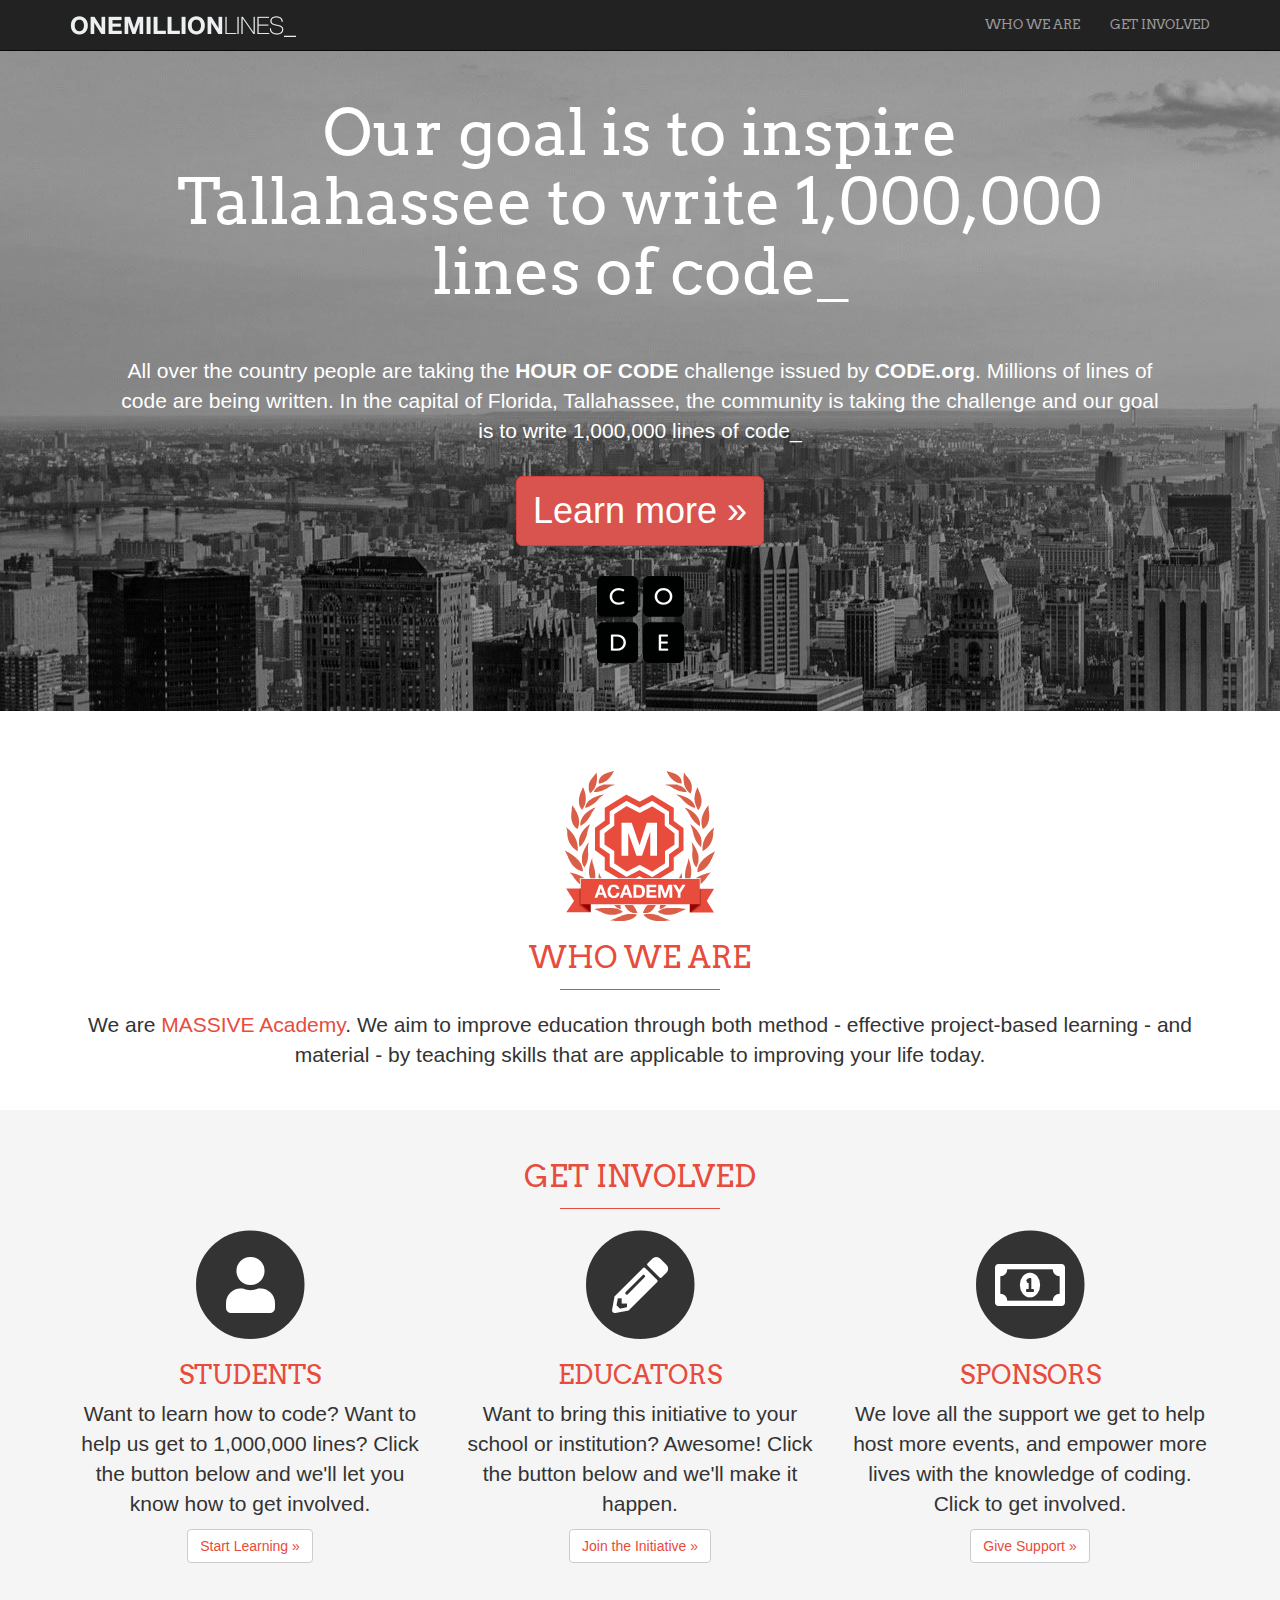
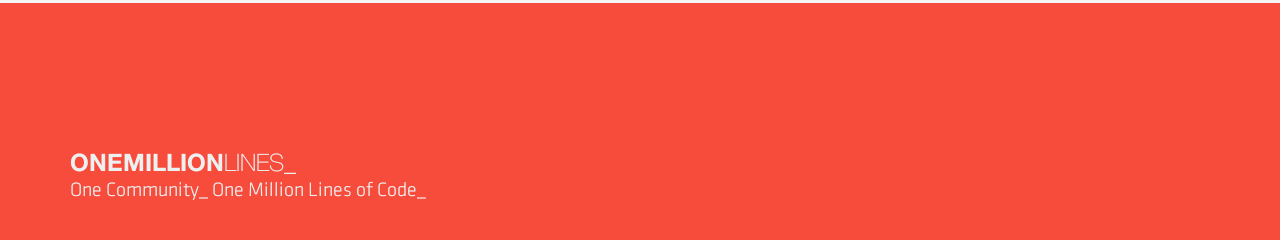
<file: index.html>
<!DOCTYPE html>
<html lang="en">
  <head>
    <meta charset="utf-8">
    <meta http-equiv="X-UA-Compatible" content="IE=edge">
    <meta name="viewport" content="width=device-width, initial-scale=1">
    <meta name="description" content="">
    <meta name="author" content="">
    <link rel="shortcut icon" href="">

    <title>My First Website</title>

    <!-- This is Our Google Arvo Font and font-Awesome-->
    <link href="https://fonts.googleapis.com/css?family=Arvo" rel="stylesheet">
    <link href="fonts/fontawesome/css/all.css" rel="stylesheet">

    <!-- Bootstrap core CSS -->
    <link href="css/bootstrap.min.css" rel="stylesheet">

      <!-- Custom styles for this template -->
    <link href="css/custom.css" rel="stylesheet">

    <!-- Just for debugging purposes. Don't actually copy this line! -->
    <!--[if lt IE 9]><script src="../../assets/js/ie8-responsive-file-warning.js"></script><![endif]-->

    <!-- HTML5 shim and Respond.js IE8 support of HTML5 elements and media queries -->
    <!--[if lt IE 9]>
      <script src="https://oss.maxcdn.com/libs/html5shiv/3.7.0/html5shiv.js"></script>
      <script src="https://oss.maxcdn.com/libs/respond.js/1.4.2/respond.min.js"></script>
    <![endif]-->
  </head>

  <body data-spy="scroll" data-target=".navbar-collapse" data-offset="200">

    <div class="navbar navbar-inverse navbar-fixed-top" role="navigation">
      <div class="container">
        <div class="navbar-header">
          <button type="button" class="navbar-toggle" data-toggle="collapse" data-target=".navbar-collapse">
            <span class="sr-only">Toggle navigation</span>
            <span class="icon-bar"></span>
            <span class="icon-bar"></span>
            <span class="icon-bar"></span>
          </button>
          <a class="navbar-brand" href="#jumbotron"><img src="images/top_logo.png" alt="One Million Lines" title="One Milliong Lines"></a>
        </div>
        <div class="collapse navbar-collapse">
          <ul class="nav navbar-nav navbar-right">
            <li><a href="#who">WHO WE ARE</a></li>
            <li><a href="#get-involved">GET INVOLVED</a></li>
          </ul>
        </div><!--/.nav-collapse -->
      </div>
    </div>

    <!-- Main jumbotron for a primary marketing message or call to action -->
    <div id="jumbotron" class="jumbotron">
      <div class="container">
        <h1>Our goal is to inspire <br>Tallahassee to write 1,000,000<br> lines of code_</h1>
        <p>All over the country people are taking the <strong>HOUR OF CODE</strong> challenge issued by <strong>CODE.org</strong>. Millions of lines of code are being written. In the capital of Florida, Tallahassee, the community is taking the challenge and our goal is to write 1,000,000 lines of code_</p>
        <p><a class="btn btn-danger btn-lg" role="button">Learn more &raquo;</a></p>
        <img src="images/code.png" title="Code.org logo" alt="Code.org">
      </div>
    </div>

    <div id="who">
      <div class="container homepage">
        <img src="images/academy_brand_med.png" alt="MASSIVE Academy" title="MASSIVE Academy">
        <h2>Who We Are</h2>
        <hr>
        <p>We are <a href="http://www.massiveacademy.us" target="_blank">MASSIVE Academy</a>. We aim to improve education through both method - effective project-based learning - and material - by teaching skills that are applicable to improving your life today.</p>
      </div>
     </div> 

    <div id="get-involved">
      <div class="container homepage">
      <h2>Get Involved</h2>
      <hr>
        <div class="row">
          <div class="col-md-4">
            <span class="fa-stack fa-4x">
             <i class="fas fa-circle fa-stack-2x"></i>
             <i class="fas fa-user fa-stack-1x fa-inverse"></i>
            </span>
            <h3>Students</h3>
            <p>Want to learn how to code? Want to help us get to 1,000,000 lines? Click the button below and we'll let you know how to get involved. </p>
            <p><a class="btn btn-default" href="grid/grid.html" target="blank" role="button">Start Learning &raquo;</a></p>
          </div>
          <div class="col-md-4">
            <span class="fa-stack fa-4x">
             <i class="fas fa-circle fa-stack-2x"></i>
             <i class="fas fa-pencil-alt fa-stack-1x fa-inverse"></i>
            </span>
            <h3>Educators</h3>
            <p>Want to bring this initiative to your school or institution? Awesome! Click the button below and we'll make it happen. </p>
            <p><a class="btn btn-default" href="#" role="button">Join the Initiative &raquo;</a></p>
         </div>
          <div class="col-md-4">
            <span class="fa-stack fa-4x">
             <i class="fas fa-circle fa-stack-2x"></i>
             <i class="far fa-money-bill-alt fa-stack-1x fa-inverse"></i>
            </span>
            <h3>Sponsors</h3>
            <p>We love all the support we get to help host more events, and empower more lives with the knowledge of coding. Click to get involved.</p>
            <p><a class="btn btn-default" href="#" role="button">Give Support &raquo;</a></p>
          </div>
        </div>
      </div> <!-- /container -->
    </div>

    <footer>
     <div class="container">
      <p><img src="images/one_million_bottom_brand.png"></p>
    </div>
    </footer>
    


    <!-- Bootstrap core JavaScript
    ================================================== -->
    <!-- Placed at the end of the document so the pages load faster -->
    <script src="https://ajax.googleapis.com/ajax/libs/jquery/1.11.0/jquery.min.js"></script>
    <script src="js/bootstrap.min.js"></script>
    <script src="js/smoothscroll.js"></script>
  </body>
</html>
</file>
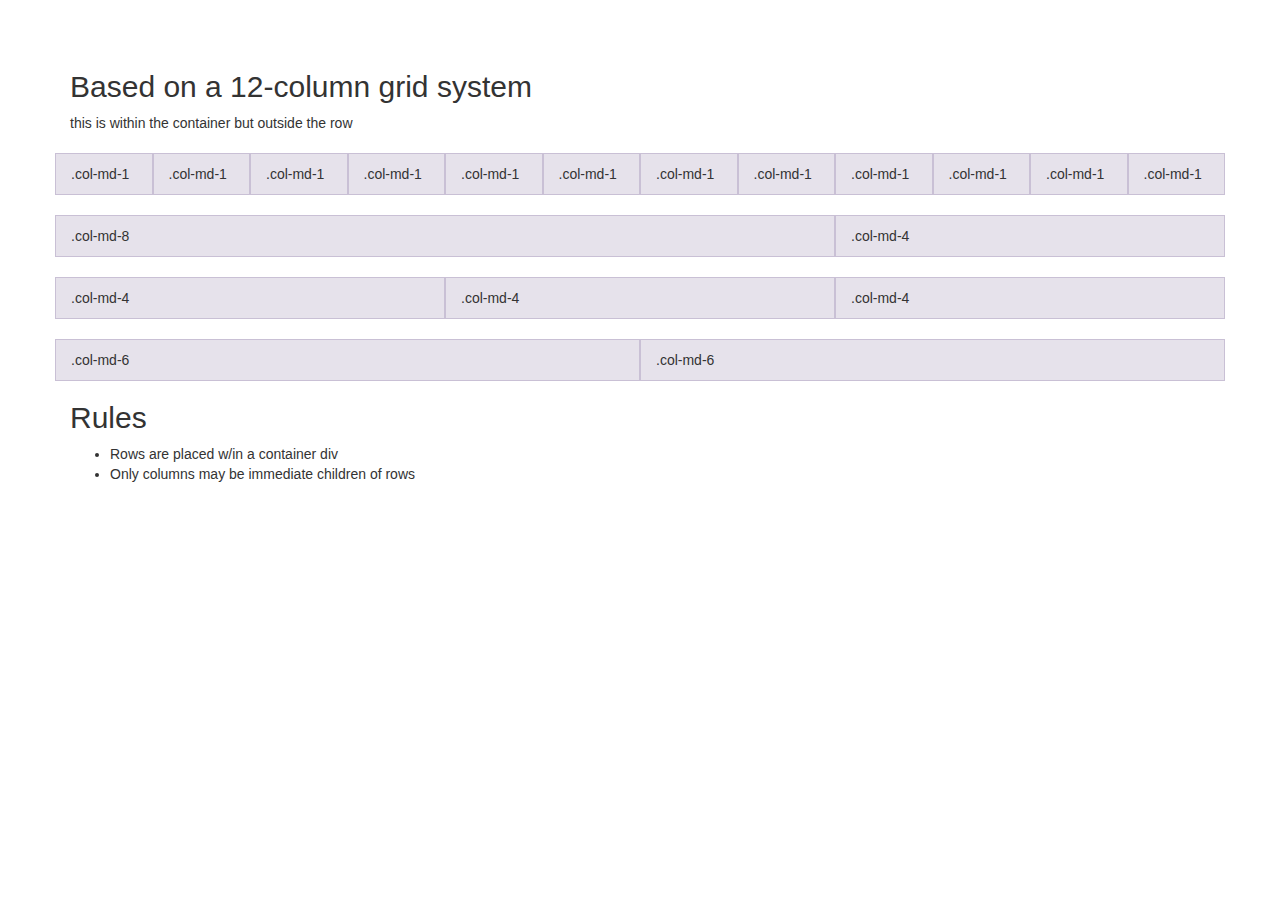
<file: grid/grid.html>
<!DOCTYPE html>
<html lang="en">
  <head>
    <meta charset="utf-8">
    <meta http-equiv="X-UA-Compatible" content="IE=edge">
    <meta name="viewport" content="width=device-width, initial-scale=1">
    <meta name="description" content="">
    <meta name="author" content="">
    <link rel="shortcut icon" href="../../assets/ico/favicon.ico">

    <title>Jumbotron Template for Bootstrap</title>

    <!-- This is our Google Arvo font -->
    <link href='http://fonts.googleapis.com/css?family=Arvo' rel='stylesheet' type='text/css'>

    <!-- Bootstrap core CSS -->
    <link href="../css/bootstrap.min.css" rel="stylesheet">

    <!-- Custom styles for this template -->
    <link href="../css/custom.css" rel="stylesheet">

    <style>

    .row {
      margin-top: 20px; 
    }

    .row [class^=col-] {
      padding-top: 10px;
      padding-bottom: 10px;
      background-color: #eee;
      background-color: rgba(86,61,124,.15);
      border: 1px solid #ddd;
      border: 1px solid rgba(86,61,124,.2);
    }

    </style> 

    <!-- Just for debugging purposes. Don't actually copy this line! -->
    <!--[if lt IE 9]><script src="../../assets/js/ie8-responsive-file-warning.js"></script><![endif]-->

    <!-- HTML5 shim and Respond.js IE8 support of HTML5 elements and media queries -->
    <!--[if lt IE 9]>
      <script src="https://oss.maxcdn.com/libs/html5shiv/3.7.0/html5shiv.js"></script>
      <script src="https://oss.maxcdn.com/libs/respond.js/1.4.2/respond.min.js"></script>
    <![endif]-->
  </head>

  <body>

    <div class="container">
      <h2>Based on a 12-column grid system</h2>
      <p>this is within the container but outside the row</p>
      <div class="row">
        <div class="col-md-1">.col-md-1</div>
        <div class="col-md-1">.col-md-1</div>
        <div class="col-md-1">.col-md-1</div>
        <div class="col-md-1">.col-md-1</div>
        <div class="col-md-1">.col-md-1</div>
        <div class="col-md-1">.col-md-1</div>
        <div class="col-md-1">.col-md-1</div>
        <div class="col-md-1">.col-md-1</div>
        <div class="col-md-1">.col-md-1</div>
        <div class="col-md-1">.col-md-1</div>
        <div class="col-md-1">.col-md-1</div>
        <div class="col-md-1">.col-md-1</div>
      </div>
      <div class="row">
        <div class="col-md-8">.col-md-8</div>
        <div class="col-md-4">.col-md-4</div>
      </div>
      <div class="row">
        <div class="col-md-4">.col-md-4</div>
        <div class="col-md-4">.col-md-4</div>
        <div class="col-md-4">.col-md-4</div>
      </div>
      <div class="row">
        <div class="col-md-6">.col-md-6</div>
        <div class="col-md-6">.col-md-6</div>
      </div>
      <h2>Rules</h2>
      <ul>
        <li>Rows are placed w/in a container div</li>
        <li>Only columns may be immediate children of rows</li>
      </ul> 
    </div>

  </body>
</html>
</file>
<file: fonts/fontawesome/css/all.css>
.fa,
.fas,
.far,
.fal,
.fab {
  -moz-osx-font-smoothing: grayscale;
  -webkit-font-smoothing: antialiased;
  display: inline-block;
  font-style: normal;
  font-variant: normal;
  text-rendering: auto;
  line-height: 1; }

.fa-lg {
  font-size: 1.33333em;
  line-height: 0.75em;
  vertical-align: -.0667em; }

.fa-xs {
  font-size: .75em; }

.fa-sm {
  font-size: .875em; }

.fa-1x {
  font-size: 1em; }

.fa-2x {
  font-size: 2em; }

.fa-3x {
  font-size: 3em; }

.fa-4x {
  font-size: 4em; }

.fa-5x {
  font-size: 5em; }

.fa-6x {
  font-size: 6em; }

.fa-7x {
  font-size: 7em; }

.fa-8x {
  font-size: 8em; }

.fa-9x {
  font-size: 9em; }

.fa-10x {
  font-size: 10em; }

.fa-fw {
  text-align: center;
  width: 1.25em; }

.fa-ul {
  list-style-type: none;
  margin-left: 2.5em;
  padding-left: 0; }
  .fa-ul > li {
    position: relative; }

.fa-li {
  left: -2em;
  position: absolute;
  text-align: center;
  width: 2em;
  line-height: inherit; }

.fa-border {
  border: solid 0.08em #eee;
  border-radius: .1em;
  padding: .2em .25em .15em; }

.fa-pull-left {
  float: left; }

.fa-pull-right {
  float: right; }

.fa.fa-pull-left,
.fas.fa-pull-left,
.far.fa-pull-left,
.fal.fa-pull-left,
.fab.fa-pull-left {
  margin-right: .3em; }

.fa.fa-pull-right,
.fas.fa-pull-right,
.far.fa-pull-right,
.fal.fa-pull-right,
.fab.fa-pull-right {
  margin-left: .3em; }

.fa-spin {
  -webkit-animation: fa-spin 2s infinite linear;
          animation: fa-spin 2s infinite linear; }

.fa-pulse {
  -webkit-animation: fa-spin 1s infinite steps(8);
          animation: fa-spin 1s infinite steps(8); }

@-webkit-keyframes fa-spin {
  0% {
    -webkit-transform: rotate(0deg);
            transform: rotate(0deg); }
  100% {
    -webkit-transform: rotate(360deg);
            transform: rotate(360deg); } }

@keyframes fa-spin {
  0% {
    -webkit-transform: rotate(0deg);
            transform: rotate(0deg); }
  100% {
    -webkit-transform: rotate(360deg);
            transform: rotate(360deg); } }

.fa-rotate-90 {
  -ms-filter: "progid:DXImageTransform.Microsoft.BasicImage(rotation=1)";
  -webkit-transform: rotate(90deg);
          transform: rotate(90deg); }

.fa-rotate-180 {
  -ms-filter: "progid:DXImageTransform.Microsoft.BasicImage(rotation=2)";
  -webkit-transform: rotate(180deg);
          transform: rotate(180deg); }

.fa-rotate-270 {
  -ms-filter: "progid:DXImageTransform.Microsoft.BasicImage(rotation=3)";
  -webkit-transform: rotate(270deg);
          transform: rotate(270deg); }

.fa-flip-horizontal {
  -ms-filter: "progid:DXImageTransform.Microsoft.BasicImage(rotation=0, mirror=1)";
  -webkit-transform: scale(-1, 1);
          transform: scale(-1, 1); }

.fa-flip-vertical {
  -ms-filter: "progid:DXImageTransform.Microsoft.BasicImage(rotation=2, mirror=1)";
  -webkit-transform: scale(1, -1);
          transform: scale(1, -1); }

.fa-flip-both, .fa-flip-horizontal.fa-flip-vertical {
  -ms-filter: "progid:DXImageTransform.Microsoft.BasicImage(rotation=2, mirror=1)";
  -webkit-transform: scale(-1, -1);
          transform: scale(-1, -1); }

:root .fa-rotate-90,
:root .fa-rotate-180,
:root .fa-rotate-270,
:root .fa-flip-horizontal,
:root .fa-flip-vertical,
:root .fa-flip-both {
  -webkit-filter: none;
          filter: none; }

.fa-stack {
  display: inline-block;
  height: 2em;
  line-height: 2em;
  position: relative;
  vertical-align: middle;
  width: 2.5em; }

.fa-stack-1x,
.fa-stack-2x {
  left: 0;
  position: absolute;
  text-align: center;
  width: 100%; }

.fa-stack-1x {
  line-height: inherit; }

.fa-stack-2x {
  font-size: 2em; }

.fa-inverse {
  color: #fff; }

/* Font Awesome uses the Unicode Private Use Area (PUA) to ensure screen
readers do not read off random characters that represent icons */
.fa-500px:before {
  content: "\f26e"; }

.fa-accessible-icon:before {
  content: "\f368"; }

.fa-accusoft:before {
  content: "\f369"; }

.fa-acquisitions-incorporated:before {
  content: "\f6af"; }

.fa-ad:before {
  content: "\f641"; }

.fa-address-book:before {
  content: "\f2b9"; }

.fa-address-card:before {
  content: "\f2bb"; }

.fa-adjust:before {
  content: "\f042"; }

.fa-adn:before {
  content: "\f170"; }

.fa-adobe:before {
  content: "\f778"; }

.fa-adversal:before {
  content: "\f36a"; }

.fa-affiliatetheme:before {
  content: "\f36b"; }

.fa-air-freshener:before {
  content: "\f5d0"; }

.fa-algolia:before {
  content: "\f36c"; }

.fa-align-center:before {
  content: "\f037"; }

.fa-align-justify:before {
  content: "\f039"; }

.fa-align-left:before {
  content: "\f036"; }

.fa-align-right:before {
  content: "\f038"; }

.fa-alipay:before {
  content: "\f642"; }

.fa-allergies:before {
  content: "\f461"; }

.fa-amazon:before {
  content: "\f270"; }

.fa-amazon-pay:before {
  content: "\f42c"; }

.fa-ambulance:before {
  content: "\f0f9"; }

.fa-american-sign-language-interpreting:before {
  content: "\f2a3"; }

.fa-amilia:before {
  content: "\f36d"; }

.fa-anchor:before {
  content: "\f13d"; }

.fa-android:before {
  content: "\f17b"; }

.fa-angellist:before {
  content: "\f209"; }

.fa-angle-double-down:before {
  content: "\f103"; }

.fa-angle-double-left:before {
  content: "\f100"; }

.fa-angle-double-right:before {
  content: "\f101"; }

.fa-angle-double-up:before {
  content: "\f102"; }

.fa-angle-down:before {
  content: "\f107"; }

.fa-angle-left:before {
  content: "\f104"; }

.fa-angle-right:before {
  content: "\f105"; }

.fa-angle-up:before {
  content: "\f106"; }

.fa-angry:before {
  content: "\f556"; }

.fa-angrycreative:before {
  content: "\f36e"; }

.fa-angular:before {
  content: "\f420"; }

.fa-ankh:before {
  content: "\f644"; }

.fa-app-store:before {
  content: "\f36f"; }

.fa-app-store-ios:before {
  content: "\f370"; }

.fa-apper:before {
  content: "\f371"; }

.fa-apple:before {
  content: "\f179"; }

.fa-apple-alt:before {
  content: "\f5d1"; }

.fa-apple-pay:before {
  content: "\f415"; }

.fa-archive:before {
  content: "\f187"; }

.fa-archway:before {
  content: "\f557"; }

.fa-arrow-alt-circle-down:before {
  content: "\f358"; }

.fa-arrow-alt-circle-left:before {
  content: "\f359"; }

.fa-arrow-alt-circle-right:before {
  content: "\f35a"; }

.fa-arrow-alt-circle-up:before {
  content: "\f35b"; }

.fa-arrow-circle-down:before {
  content: "\f0ab"; }

.fa-arrow-circle-left:before {
  content: "\f0a8"; }

.fa-arrow-circle-right:before {
  content: "\f0a9"; }

.fa-arrow-circle-up:before {
  content: "\f0aa"; }

.fa-arrow-down:before {
  content: "\f063"; }

.fa-arrow-left:before {
  content: "\f060"; }

.fa-arrow-right:before {
  content: "\f061"; }

.fa-arrow-up:before {
  content: "\f062"; }

.fa-arrows-alt:before {
  content: "\f0b2"; }

.fa-arrows-alt-h:before {
  content: "\f337"; }

.fa-arrows-alt-v:before {
  content: "\f338"; }

.fa-artstation:before {
  content: "\f77a"; }

.fa-assistive-listening-systems:before {
  content: "\f2a2"; }

.fa-asterisk:before {
  content: "\f069"; }

.fa-asymmetrik:before {
  content: "\f372"; }

.fa-at:before {
  content: "\f1fa"; }

.fa-atlas:before {
  content: "\f558"; }

.fa-atlassian:before {
  content: "\f77b"; }

.fa-atom:before {
  content: "\f5d2"; }

.fa-audible:before {
  content: "\f373"; }

.fa-audio-description:before {
  content: "\f29e"; }

.fa-autoprefixer:before {
  content: "\f41c"; }

.fa-avianex:before {
  content: "\f374"; }

.fa-aviato:before {
  content: "\f421"; }

.fa-award:before {
  content: "\f559"; }

.fa-aws:before {
  content: "\f375"; }

.fa-baby:before {
  content: "\f77c"; }

.fa-baby-carriage:before {
  content: "\f77d"; }

.fa-backspace:before {
  content: "\f55a"; }

.fa-backward:before {
  content: "\f04a"; }

.fa-bacon:before {
  content: "\f7e5"; }

.fa-balance-scale:before {
  content: "\f24e"; }

.fa-ban:before {
  content: "\f05e"; }

.fa-band-aid:before {
  content: "\f462"; }

.fa-bandcamp:before {
  content: "\f2d5"; }

.fa-barcode:before {
  content: "\f02a"; }

.fa-bars:before {
  content: "\f0c9"; }

.fa-baseball-ball:before {
  content: "\f433"; }

.fa-basketball-ball:before {
  content: "\f434"; }

.fa-bath:before {
  content: "\f2cd"; }

.fa-battery-empty:before {
  content: "\f244"; }

.fa-battery-full:before {
  content: "\f240"; }

.fa-battery-half:before {
  content: "\f242"; }

.fa-battery-quarter:before {
  content: "\f243"; }

.fa-battery-three-quarters:before {
  content: "\f241"; }

.fa-bed:before {
  content: "\f236"; }

.fa-beer:before {
  content: "\f0fc"; }

.fa-behance:before {
  content: "\f1b4"; }

.fa-behance-square:before {
  content: "\f1b5"; }

.fa-bell:before {
  content: "\f0f3"; }

.fa-bell-slash:before {
  content: "\f1f6"; }

.fa-bezier-curve:before {
  content: "\f55b"; }

.fa-bible:before {
  content: "\f647"; }

.fa-bicycle:before {
  content: "\f206"; }

.fa-bimobject:before {
  content: "\f378"; }

.fa-binoculars:before {
  content: "\f1e5"; }

.fa-biohazard:before {
  content: "\f780"; }

.fa-birthday-cake:before {
  content: "\f1fd"; }

.fa-bitbucket:before {
  content: "\f171"; }

.fa-bitcoin:before {
  content: "\f379"; }

.fa-bity:before {
  content: "\f37a"; }

.fa-black-tie:before {
  content: "\f27e"; }

.fa-blackberry:before {
  content: "\f37b"; }

.fa-blender:before {
  content: "\f517"; }

.fa-blender-phone:before {
  content: "\f6b6"; }

.fa-blind:before {
  content: "\f29d"; }

.fa-blog:before {
  content: "\f781"; }

.fa-blogger:before {
  content: "\f37c"; }

.fa-blogger-b:before {
  content: "\f37d"; }

.fa-bluetooth:before {
  content: "\f293"; }

.fa-bluetooth-b:before {
  content: "\f294"; }

.fa-bold:before {
  content: "\f032"; }

.fa-bolt:before {
  content: "\f0e7"; }

.fa-bomb:before {
  content: "\f1e2"; }

.fa-bone:before {
  content: "\f5d7"; }

.fa-bong:before {
  content: "\f55c"; }

.fa-book:before {
  content: "\f02d"; }

.fa-book-dead:before {
  content: "\f6b7"; }

.fa-book-medical:before {
  content: "\f7e6"; }

.fa-book-open:before {
  content: "\f518"; }

.fa-book-reader:before {
  content: "\f5da"; }

.fa-bookmark:before {
  content: "\f02e"; }

.fa-bowling-ball:before {
  content: "\f436"; }

.fa-box:before {
  content: "\f466"; }

.fa-box-open:before {
  content: "\f49e"; }

.fa-boxes:before {
  content: "\f468"; }

.fa-braille:before {
  content: "\f2a1"; }

.fa-brain:before {
  content: "\f5dc"; }

.fa-bread-slice:before {
  content: "\f7ec"; }

.fa-briefcase:before {
  content: "\f0b1"; }

.fa-briefcase-medical:before {
  content: "\f469"; }

.fa-broadcast-tower:before {
  content: "\f519"; }

.fa-broom:before {
  content: "\f51a"; }

.fa-brush:before {
  content: "\f55d"; }

.fa-btc:before {
  content: "\f15a"; }

.fa-bug:before {
  content: "\f188"; }

.fa-building:before {
  content: "\f1ad"; }

.fa-bullhorn:before {
  content: "\f0a1"; }

.fa-bullseye:before {
  content: "\f140"; }

.fa-burn:before {
  content: "\f46a"; }

.fa-buromobelexperte:before {
  content: "\f37f"; }

.fa-bus:before {
  content: "\f207"; }

.fa-bus-alt:before {
  content: "\f55e"; }

.fa-business-time:before {
  content: "\f64a"; }

.fa-buysellads:before {
  content: "\f20d"; }

.fa-calculator:before {
  content: "\f1ec"; }

.fa-calendar:before {
  content: "\f133"; }

.fa-calendar-alt:before {
  content: "\f073"; }

.fa-calendar-check:before {
  content: "\f274"; }

.fa-calendar-day:before {
  content: "\f783"; }

.fa-calendar-minus:before {
  content: "\f272"; }

.fa-calendar-plus:before {
  content: "\f271"; }

.fa-calendar-times:before {
  content: "\f273"; }

.fa-calendar-week:before {
  content: "\f784"; }

.fa-camera:before {
  content: "\f030"; }

.fa-camera-retro:before {
  content: "\f083"; }

.fa-campground:before {
  content: "\f6bb"; }

.fa-canadian-maple-leaf:before {
  content: "\f785"; }

.fa-candy-cane:before {
  content: "\f786"; }

.fa-cannabis:before {
  content: "\f55f"; }

.fa-capsules:before {
  content: "\f46b"; }

.fa-car:before {
  content: "\f1b9"; }

.fa-car-alt:before {
  content: "\f5de"; }

.fa-car-battery:before {
  content: "\f5df"; }

.fa-car-crash:before {
  content: "\f5e1"; }

.fa-car-side:before {
  content: "\f5e4"; }

.fa-caret-down:before {
  content: "\f0d7"; }

.fa-caret-left:before {
  content: "\f0d9"; }

.fa-caret-right:before {
  content: "\f0da"; }

.fa-caret-square-down:before {
  content: "\f150"; }

.fa-caret-square-left:before {
  content: "\f191"; }

.fa-caret-square-right:before {
  content: "\f152"; }

.fa-caret-square-up:before {
  content: "\f151"; }

.fa-caret-up:before {
  content: "\f0d8"; }

.fa-carrot:before {
  content: "\f787"; }

.fa-cart-arrow-down:before {
  content: "\f218"; }

.fa-cart-plus:before {
  content: "\f217"; }

.fa-cash-register:before {
  content: "\f788"; }

.fa-cat:before {
  content: "\f6be"; }

.fa-cc-amazon-pay:before {
  content: "\f42d"; }

.fa-cc-amex:before {
  content: "\f1f3"; }

.fa-cc-apple-pay:before {
  content: "\f416"; }

.fa-cc-diners-club:before {
  content: "\f24c"; }

.fa-cc-discover:before {
  content: "\f1f2"; }

.fa-cc-jcb:before {
  content: "\f24b"; }

.fa-cc-mastercard:before {
  content: "\f1f1"; }

.fa-cc-paypal:before {
  content: "\f1f4"; }

.fa-cc-stripe:before {
  content: "\f1f5"; }

.fa-cc-visa:before {
  content: "\f1f0"; }

.fa-centercode:before {
  content: "\f380"; }

.fa-centos:before {
  content: "\f789"; }

.fa-certificate:before {
  content: "\f0a3"; }

.fa-chair:before {
  content: "\f6c0"; }

.fa-chalkboard:before {
  content: "\f51b"; }

.fa-chalkboard-teacher:before {
  content: "\f51c"; }

.fa-charging-station:before {
  content: "\f5e7"; }

.fa-chart-area:before {
  content: "\f1fe"; }

.fa-chart-bar:before {
  content: "\f080"; }

.fa-chart-line:before {
  content: "\f201"; }

.fa-chart-pie:before {
  content: "\f200"; }

.fa-check:before {
  content: "\f00c"; }

.fa-check-circle:before {
  content: "\f058"; }

.fa-check-double:before {
  content: "\f560"; }

.fa-check-square:before {
  content: "\f14a"; }

.fa-cheese:before {
  content: "\f7ef"; }

.fa-chess:before {
  content: "\f439"; }

.fa-chess-bishop:before {
  content: "\f43a"; }

.fa-chess-board:before {
  content: "\f43c"; }

.fa-chess-king:before {
  content: "\f43f"; }

.fa-chess-knight:before {
  content: "\f441"; }

.fa-chess-pawn:before {
  content: "\f443"; }

.fa-chess-queen:before {
  content: "\f445"; }

.fa-chess-rook:before {
  content: "\f447"; }

.fa-chevron-circle-down:before {
  content: "\f13a"; }

.fa-chevron-circle-left:before {
  content: "\f137"; }

.fa-chevron-circle-right:before {
  content: "\f138"; }

.fa-chevron-circle-up:before {
  content: "\f139"; }

.fa-chevron-down:before {
  content: "\f078"; }

.fa-chevron-left:before {
  content: "\f053"; }

.fa-chevron-right:before {
  content: "\f054"; }

.fa-chevron-up:before {
  content: "\f077"; }

.fa-child:before {
  content: "\f1ae"; }

.fa-chrome:before {
  content: "\f268"; }

.fa-church:before {
  content: "\f51d"; }

.fa-circle:before {
  content: "\f111"; }

.fa-circle-notch:before {
  content: "\f1ce"; }

.fa-city:before {
  content: "\f64f"; }

.fa-clinic-medical:before {
  content: "\f7f2"; }

.fa-clipboard:before {
  content: "\f328"; }

.fa-clipboard-check:before {
  content: "\f46c"; }

.fa-clipboard-list:before {
  content: "\f46d"; }

.fa-clock:before {
  content: "\f017"; }

.fa-clone:before {
  content: "\f24d"; }

.fa-closed-captioning:before {
  content: "\f20a"; }

.fa-cloud:before {
  content: "\f0c2"; }

.fa-cloud-download-alt:before {
  content: "\f381"; }

.fa-cloud-meatball:before {
  content: "\f73b"; }

.fa-cloud-moon:before {
  content: "\f6c3"; }

.fa-cloud-moon-rain:before {
  content: "\f73c"; }

.fa-cloud-rain:before {
  content: "\f73d"; }

.fa-cloud-showers-heavy:before {
  content: "\f740"; }

.fa-cloud-sun:before {
  content: "\f6c4"; }

.fa-cloud-sun-rain:before {
  content: "\f743"; }

.fa-cloud-upload-alt:before {
  content: "\f382"; }

.fa-cloudscale:before {
  content: "\f383"; }

.fa-cloudsmith:before {
  content: "\f384"; }

.fa-cloudversify:before {
  content: "\f385"; }

.fa-cocktail:before {
  content: "\f561"; }

.fa-code:before {
  content: "\f121"; }

.fa-code-branch:before {
  content: "\f126"; }

.fa-codepen:before {
  content: "\f1cb"; }

.fa-codiepie:before {
  content: "\f284"; }

.fa-coffee:before {
  content: "\f0f4"; }

.fa-cog:before {
  content: "\f013"; }

.fa-cogs:before {
  content: "\f085"; }

.fa-coins:before {
  content: "\f51e"; }

.fa-columns:before {
  content: "\f0db"; }

.fa-comment:before {
  content: "\f075"; }

.fa-comment-alt:before {
  content: "\f27a"; }

.fa-comment-dollar:before {
  content: "\f651"; }

.fa-comment-dots:before {
  content: "\f4ad"; }

.fa-comment-medical:before {
  content: "\f7f5"; }

.fa-comment-slash:before {
  content: "\f4b3"; }

.fa-comments:before {
  content: "\f086"; }

.fa-comments-dollar:before {
  content: "\f653"; }

.fa-compact-disc:before {
  content: "\f51f"; }

.fa-compass:before {
  content: "\f14e"; }

.fa-compress:before {
  content: "\f066"; }

.fa-compress-arrows-alt:before {
  content: "\f78c"; }

.fa-concierge-bell:before {
  content: "\f562"; }

.fa-confluence:before {
  content: "\f78d"; }

.fa-connectdevelop:before {
  content: "\f20e"; }

.fa-contao:before {
  content: "\f26d"; }

.fa-cookie:before {
  content: "\f563"; }

.fa-cookie-bite:before {
  content: "\f564"; }

.fa-copy:before {
  content: "\f0c5"; }

.fa-copyright:before {
  content: "\f1f9"; }

.fa-couch:before {
  content: "\f4b8"; }

.fa-cpanel:before {
  content: "\f388"; }

.fa-creative-commons:before {
  content: "\f25e"; }

.fa-creative-commons-by:before {
  content: "\f4e7"; }

.fa-creative-commons-nc:before {
  content: "\f4e8"; }

.fa-creative-commons-nc-eu:before {
  content: "\f4e9"; }

.fa-creative-commons-nc-jp:before {
  content: "\f4ea"; }

.fa-creative-commons-nd:before {
  content: "\f4eb"; }

.fa-creative-commons-pd:before {
  content: "\f4ec"; }

.fa-creative-commons-pd-alt:before {
  content: "\f4ed"; }

.fa-creative-commons-remix:before {
  content: "\f4ee"; }

.fa-creative-commons-sa:before {
  content: "\f4ef"; }

.fa-creative-commons-sampling:before {
  content: "\f4f0"; }

.fa-creative-commons-sampling-plus:before {
  content: "\f4f1"; }

.fa-creative-commons-share:before {
  content: "\f4f2"; }

.fa-creative-commons-zero:before {
  content: "\f4f3"; }

.fa-credit-card:before {
  content: "\f09d"; }

.fa-critical-role:before {
  content: "\f6c9"; }

.fa-crop:before {
  content: "\f125"; }

.fa-crop-alt:before {
  content: "\f565"; }

.fa-cross:before {
  content: "\f654"; }

.fa-crosshairs:before {
  content: "\f05b"; }

.fa-crow:before {
  content: "\f520"; }

.fa-crown:before {
  content: "\f521"; }

.fa-crutch:before {
  content: "\f7f7"; }

.fa-css3:before {
  content: "\f13c"; }

.fa-css3-alt:before {
  content: "\f38b"; }

.fa-cube:before {
  content: "\f1b2"; }

.fa-cubes:before {
  content: "\f1b3"; }

.fa-cut:before {
  content: "\f0c4"; }

.fa-cuttlefish:before {
  content: "\f38c"; }

.fa-d-and-d:before {
  content: "\f38d"; }

.fa-d-and-d-beyond:before {
  content: "\f6ca"; }

.fa-dashcube:before {
  content: "\f210"; }

.fa-database:before {
  content: "\f1c0"; }

.fa-deaf:before {
  content: "\f2a4"; }

.fa-delicious:before {
  content: "\f1a5"; }

.fa-democrat:before {
  content: "\f747"; }

.fa-deploydog:before {
  content: "\f38e"; }

.fa-deskpro:before {
  content: "\f38f"; }

.fa-desktop:before {
  content: "\f108"; }

.fa-dev:before {
  content: "\f6cc"; }

.fa-deviantart:before {
  content: "\f1bd"; }

.fa-dharmachakra:before {
  content: "\f655"; }

.fa-dhl:before {
  content: "\f790"; }

.fa-diagnoses:before {
  content: "\f470"; }

.fa-diaspora:before {
  content: "\f791"; }

.fa-dice:before {
  content: "\f522"; }

.fa-dice-d20:before {
  content: "\f6cf"; }

.fa-dice-d6:before {
  content: "\f6d1"; }

.fa-dice-five:before {
  content: "\f523"; }

.fa-dice-four:before {
  content: "\f524"; }

.fa-dice-one:before {
  content: "\f525"; }

.fa-dice-six:before {
  content: "\f526"; }

.fa-dice-three:before {
  content: "\f527"; }

.fa-dice-two:before {
  content: "\f528"; }

.fa-digg:before {
  content: "\f1a6"; }

.fa-digital-ocean:before {
  content: "\f391"; }

.fa-digital-tachograph:before {
  content: "\f566"; }

.fa-directions:before {
  content: "\f5eb"; }

.fa-discord:before {
  content: "\f392"; }

.fa-discourse:before {
  content: "\f393"; }

.fa-divide:before {
  content: "\f529"; }

.fa-dizzy:before {
  content: "\f567"; }

.fa-dna:before {
  content: "\f471"; }

.fa-dochub:before {
  content: "\f394"; }

.fa-docker:before {
  content: "\f395"; }

.fa-dog:before {
  content: "\f6d3"; }

.fa-dollar-sign:before {
  content: "\f155"; }

.fa-dolly:before {
  content: "\f472"; }

.fa-dolly-flatbed:before {
  content: "\f474"; }

.fa-donate:before {
  content: "\f4b9"; }

.fa-door-closed:before {
  content: "\f52a"; }

.fa-door-open:before {
  content: "\f52b"; }

.fa-dot-circle:before {
  content: "\f192"; }

.fa-dove:before {
  content: "\f4ba"; }

.fa-download:before {
  content: "\f019"; }

.fa-draft2digital:before {
  content: "\f396"; }

.fa-drafting-compass:before {
  content: "\f568"; }

.fa-dragon:before {
  content: "\f6d5"; }

.fa-draw-polygon:before {
  content: "\f5ee"; }

.fa-dribbble:before {
  content: "\f17d"; }

.fa-dribbble-square:before {
  content: "\f397"; }

.fa-dropbox:before {
  content: "\f16b"; }

.fa-drum:before {
  content: "\f569"; }

.fa-drum-steelpan:before {
  content: "\f56a"; }

.fa-drumstick-bite:before {
  content: "\f6d7"; }

.fa-drupal:before {
  content: "\f1a9"; }

.fa-dumbbell:before {
  content: "\f44b"; }

.fa-dumpster:before {
  content: "\f793"; }

.fa-dumpster-fire:before {
  content: "\f794"; }

.fa-dungeon:before {
  content: "\f6d9"; }

.fa-dyalog:before {
  content: "\f399"; }

.fa-earlybirds:before {
  content: "\f39a"; }

.fa-ebay:before {
  content: "\f4f4"; }

.fa-edge:before {
  content: "\f282"; }

.fa-edit:before {
  content: "\f044"; }

.fa-egg:before {
  content: "\f7fb"; }

.fa-eject:before {
  content: "\f052"; }

.fa-elementor:before {
  content: "\f430"; }

.fa-ellipsis-h:before {
  content: "\f141"; }

.fa-ellipsis-v:before {
  content: "\f142"; }

.fa-ello:before {
  content: "\f5f1"; }

.fa-ember:before {
  content: "\f423"; }

.fa-empire:before {
  content: "\f1d1"; }

.fa-envelope:before {
  content: "\f0e0"; }

.fa-envelope-open:before {
  content: "\f2b6"; }

.fa-envelope-open-text:before {
  content: "\f658"; }

.fa-envelope-square:before {
  content: "\f199"; }

.fa-envira:before {
  content: "\f299"; }

.fa-equals:before {
  content: "\f52c"; }

.fa-eraser:before {
  content: "\f12d"; }

.fa-erlang:before {
  content: "\f39d"; }

.fa-ethereum:before {
  content: "\f42e"; }

.fa-ethernet:before {
  content: "\f796"; }

.fa-etsy:before {
  content: "\f2d7"; }

.fa-euro-sign:before {
  content: "\f153"; }

.fa-exchange-alt:before {
  content: "\f362"; }

.fa-exclamation:before {
  content: "\f12a"; }

.fa-exclamation-circle:before {
  content: "\f06a"; }

.fa-exclamation-triangle:before {
  content: "\f071"; }

.fa-expand:before {
  content: "\f065"; }

.fa-expand-arrows-alt:before {
  content: "\f31e"; }

.fa-expeditedssl:before {
  content: "\f23e"; }

.fa-external-link-alt:before {
  content: "\f35d"; }

.fa-external-link-square-alt:before {
  content: "\f360"; }

.fa-eye:before {
  content: "\f06e"; }

.fa-eye-dropper:before {
  content: "\f1fb"; }

.fa-eye-slash:before {
  content: "\f070"; }

.fa-facebook:before {
  content: "\f09a"; }

.fa-facebook-f:before {
  content: "\f39e"; }

.fa-facebook-messenger:before {
  content: "\f39f"; }

.fa-facebook-square:before {
  content: "\f082"; }

.fa-fantasy-flight-games:before {
  content: "\f6dc"; }

.fa-fast-backward:before {
  content: "\f049"; }

.fa-fast-forward:before {
  content: "\f050"; }

.fa-fax:before {
  content: "\f1ac"; }

.fa-feather:before {
  content: "\f52d"; }

.fa-feather-alt:before {
  content: "\f56b"; }

.fa-fedex:before {
  content: "\f797"; }

.fa-fedora:before {
  content: "\f798"; }

.fa-female:before {
  content: "\f182"; }

.fa-fighter-jet:before {
  content: "\f0fb"; }

.fa-figma:before {
  content: "\f799"; }

.fa-file:before {
  content: "\f15b"; }

.fa-file-alt:before {
  content: "\f15c"; }

.fa-file-archive:before {
  content: "\f1c6"; }

.fa-file-audio:before {
  content: "\f1c7"; }

.fa-file-code:before {
  content: "\f1c9"; }

.fa-file-contract:before {
  content: "\f56c"; }

.fa-file-csv:before {
  content: "\f6dd"; }

.fa-file-download:before {
  content: "\f56d"; }

.fa-file-excel:before {
  content: "\f1c3"; }

.fa-file-export:before {
  content: "\f56e"; }

.fa-file-image:before {
  content: "\f1c5"; }

.fa-file-import:before {
  content: "\f56f"; }

.fa-file-invoice:before {
  content: "\f570"; }

.fa-file-invoice-dollar:before {
  content: "\f571"; }

.fa-file-medical:before {
  content: "\f477"; }

.fa-file-medical-alt:before {
  content: "\f478"; }

.fa-file-pdf:before {
  content: "\f1c1"; }

.fa-file-powerpoint:before {
  content: "\f1c4"; }

.fa-file-prescription:before {
  content: "\f572"; }

.fa-file-signature:before {
  content: "\f573"; }

.fa-file-upload:before {
  content: "\f574"; }

.fa-file-video:before {
  content: "\f1c8"; }

.fa-file-word:before {
  content: "\f1c2"; }

.fa-fill:before {
  content: "\f575"; }

.fa-fill-drip:before {
  content: "\f576"; }

.fa-film:before {
  content: "\f008"; }

.fa-filter:before {
  content: "\f0b0"; }

.fa-fingerprint:before {
  content: "\f577"; }

.fa-fire:before {
  content: "\f06d"; }

.fa-fire-alt:before {
  content: "\f7e4"; }

.fa-fire-extinguisher:before {
  content: "\f134"; }

.fa-firefox:before {
  content: "\f269"; }

.fa-first-aid:before {
  content: "\f479"; }

.fa-first-order:before {
  content: "\f2b0"; }

.fa-first-order-alt:before {
  content: "\f50a"; }

.fa-firstdraft:before {
  content: "\f3a1"; }

.fa-fish:before {
  content: "\f578"; }

.fa-fist-raised:before {
  content: "\f6de"; }

.fa-flag:before {
  content: "\f024"; }

.fa-flag-checkered:before {
  content: "\f11e"; }

.fa-flag-usa:before {
  content: "\f74d"; }

.fa-flask:before {
  content: "\f0c3"; }

.fa-flickr:before {
  content: "\f16e"; }

.fa-flipboard:before {
  content: "\f44d"; }

.fa-flushed:before {
  content: "\f579"; }

.fa-fly:before {
  content: "\f417"; }

.fa-folder:before {
  content: "\f07b"; }

.fa-folder-minus:before {
  content: "\f65d"; }

.fa-folder-open:before {
  content: "\f07c"; }

.fa-folder-plus:before {
  content: "\f65e"; }

.fa-font:before {
  content: "\f031"; }

.fa-font-awesome:before {
  content: "\f2b4"; }

.fa-font-awesome-alt:before {
  content: "\f35c"; }

.fa-font-awesome-flag:before {
  content: "\f425"; }

.fa-font-awesome-logo-full:before {
  content: "\f4e6"; }

.fa-fonticons:before {
  content: "\f280"; }

.fa-fonticons-fi:before {
  content: "\f3a2"; }

.fa-football-ball:before {
  content: "\f44e"; }

.fa-fort-awesome:before {
  content: "\f286"; }

.fa-fort-awesome-alt:before {
  content: "\f3a3"; }

.fa-forumbee:before {
  content: "\f211"; }

.fa-forward:before {
  content: "\f04e"; }

.fa-foursquare:before {
  content: "\f180"; }

.fa-free-code-camp:before {
  content: "\f2c5"; }

.fa-freebsd:before {
  content: "\f3a4"; }

.fa-frog:before {
  content: "\f52e"; }

.fa-frown:before {
  content: "\f119"; }

.fa-frown-open:before {
  content: "\f57a"; }

.fa-fulcrum:before {
  content: "\f50b"; }

.fa-funnel-dollar:before {
  content: "\f662"; }

.fa-futbol:before {
  content: "\f1e3"; }

.fa-galactic-republic:before {
  content: "\f50c"; }

.fa-galactic-senate:before {
  content: "\f50d"; }

.fa-gamepad:before {
  content: "\f11b"; }

.fa-gas-pump:before {
  content: "\f52f"; }

.fa-gavel:before {
  content: "\f0e3"; }

.fa-gem:before {
  content: "\f3a5"; }

.fa-genderless:before {
  content: "\f22d"; }

.fa-get-pocket:before {
  content: "\f265"; }

.fa-gg:before {
  content: "\f260"; }

.fa-gg-circle:before {
  content: "\f261"; }

.fa-ghost:before {
  content: "\f6e2"; }

.fa-gift:before {
  content: "\f06b"; }

.fa-gifts:before {
  content: "\f79c"; }

.fa-git:before {
  content: "\f1d3"; }

.fa-git-square:before {
  content: "\f1d2"; }

.fa-github:before {
  content: "\f09b"; }

.fa-github-alt:before {
  content: "\f113"; }

.fa-github-square:before {
  content: "\f092"; }

.fa-gitkraken:before {
  content: "\f3a6"; }

.fa-gitlab:before {
  content: "\f296"; }

.fa-gitter:before {
  content: "\f426"; }

.fa-glass-cheers:before {
  content: "\f79f"; }

.fa-glass-martini:before {
  content: "\f000"; }

.fa-glass-martini-alt:before {
  content: "\f57b"; }

.fa-glass-whiskey:before {
  content: "\f7a0"; }

.fa-glasses:before {
  content: "\f530"; }

.fa-glide:before {
  content: "\f2a5"; }

.fa-glide-g:before {
  content: "\f2a6"; }

.fa-globe:before {
  content: "\f0ac"; }

.fa-globe-africa:before {
  content: "\f57c"; }

.fa-globe-americas:before {
  content: "\f57d"; }

.fa-globe-asia:before {
  content: "\f57e"; }

.fa-globe-europe:before {
  content: "\f7a2"; }

.fa-gofore:before {
  content: "\f3a7"; }

.fa-golf-ball:before {
  content: "\f450"; }

.fa-goodreads:before {
  content: "\f3a8"; }

.fa-goodreads-g:before {
  content: "\f3a9"; }

.fa-google:before {
  content: "\f1a0"; }

.fa-google-drive:before {
  content: "\f3aa"; }

.fa-google-play:before {
  content: "\f3ab"; }

.fa-google-plus:before {
  content: "\f2b3"; }

.fa-google-plus-g:before {
  content: "\f0d5"; }

.fa-google-plus-square:before {
  content: "\f0d4"; }

.fa-google-wallet:before {
  content: "\f1ee"; }

.fa-gopuram:before {
  content: "\f664"; }

.fa-graduation-cap:before {
  content: "\f19d"; }

.fa-gratipay:before {
  content: "\f184"; }

.fa-grav:before {
  content: "\f2d6"; }

.fa-greater-than:before {
  content: "\f531"; }

.fa-greater-than-equal:before {
  content: "\f532"; }

.fa-grimace:before {
  content: "\f57f"; }

.fa-grin:before {
  content: "\f580"; }

.fa-grin-alt:before {
  content: "\f581"; }

.fa-grin-beam:before {
  content: "\f582"; }

.fa-grin-beam-sweat:before {
  content: "\f583"; }

.fa-grin-hearts:before {
  content: "\f584"; }

.fa-grin-squint:before {
  content: "\f585"; }

.fa-grin-squint-tears:before {
  content: "\f586"; }

.fa-grin-stars:before {
  content: "\f587"; }

.fa-grin-tears:before {
  content: "\f588"; }

.fa-grin-tongue:before {
  content: "\f589"; }

.fa-grin-tongue-squint:before {
  content: "\f58a"; }

.fa-grin-tongue-wink:before {
  content: "\f58b"; }

.fa-grin-wink:before {
  content: "\f58c"; }

.fa-grip-horizontal:before {
  content: "\f58d"; }

.fa-grip-lines:before {
  content: "\f7a4"; }

.fa-grip-lines-vertical:before {
  content: "\f7a5"; }

.fa-grip-vertical:before {
  content: "\f58e"; }

.fa-gripfire:before {
  content: "\f3ac"; }

.fa-grunt:before {
  content: "\f3ad"; }

.fa-guitar:before {
  content: "\f7a6"; }

.fa-gulp:before {
  content: "\f3ae"; }

.fa-h-square:before {
  content: "\f0fd"; }

.fa-hacker-news:before {
  content: "\f1d4"; }

.fa-hacker-news-square:before {
  content: "\f3af"; }

.fa-hackerrank:before {
  content: "\f5f7"; }

.fa-hamburger:before {
  content: "\f805"; }

.fa-hammer:before {
  content: "\f6e3"; }

.fa-hamsa:before {
  content: "\f665"; }

.fa-hand-holding:before {
  content: "\f4bd"; }

.fa-hand-holding-heart:before {
  content: "\f4be"; }

.fa-hand-holding-usd:before {
  content: "\f4c0"; }

.fa-hand-lizard:before {
  content: "\f258"; }

.fa-hand-middle-finger:before {
  content: "\f806"; }

.fa-hand-paper:before {
  content: "\f256"; }

.fa-hand-peace:before {
  content: "\f25b"; }

.fa-hand-point-down:before {
  content: "\f0a7"; }

.fa-hand-point-left:before {
  content: "\f0a5"; }

.fa-hand-point-right:before {
  content: "\f0a4"; }

.fa-hand-point-up:before {
  content: "\f0a6"; }

.fa-hand-pointer:before {
  content: "\f25a"; }

.fa-hand-rock:before {
  content: "\f255"; }

.fa-hand-scissors:before {
  content: "\f257"; }

.fa-hand-spock:before {
  content: "\f259"; }

.fa-hands:before {
  content: "\f4c2"; }

.fa-hands-helping:before {
  content: "\f4c4"; }

.fa-handshake:before {
  content: "\f2b5"; }

.fa-hanukiah:before {
  content: "\f6e6"; }

.fa-hard-hat:before {
  content: "\f807"; }

.fa-hashtag:before {
  content: "\f292"; }

.fa-hat-wizard:before {
  content: "\f6e8"; }

.fa-haykal:before {
  content: "\f666"; }

.fa-hdd:before {
  content: "\f0a0"; }

.fa-heading:before {
  content: "\f1dc"; }

.fa-headphones:before {
  content: "\f025"; }

.fa-headphones-alt:before {
  content: "\f58f"; }

.fa-headset:before {
  content: "\f590"; }

.fa-heart:before {
  content: "\f004"; }

.fa-heart-broken:before {
  content: "\f7a9"; }

.fa-heartbeat:before {
  content: "\f21e"; }

.fa-helicopter:before {
  content: "\f533"; }

.fa-highlighter:before {
  content: "\f591"; }

.fa-hiking:before {
  content: "\f6ec"; }

.fa-hippo:before {
  content: "\f6ed"; }

.fa-hips:before {
  content: "\f452"; }

.fa-hire-a-helper:before {
  content: "\f3b0"; }

.fa-history:before {
  content: "\f1da"; }

.fa-hockey-puck:before {
  content: "\f453"; }

.fa-holly-berry:before {
  content: "\f7aa"; }

.fa-home:before {
  content: "\f015"; }

.fa-hooli:before {
  content: "\f427"; }

.fa-hornbill:before {
  content: "\f592"; }

.fa-horse:before {
  content: "\f6f0"; }

.fa-horse-head:before {
  content: "\f7ab"; }

.fa-hospital:before {
  content: "\f0f8"; }

.fa-hospital-alt:before {
  content: "\f47d"; }

.fa-hospital-symbol:before {
  content: "\f47e"; }

.fa-hot-tub:before {
  content: "\f593"; }

.fa-hotdog:before {
  content: "\f80f"; }

.fa-hotel:before {
  content: "\f594"; }

.fa-hotjar:before {
  content: "\f3b1"; }

.fa-hourglass:before {
  content: "\f254"; }

.fa-hourglass-end:before {
  content: "\f253"; }

.fa-hourglass-half:before {
  content: "\f252"; }

.fa-hourglass-start:before {
  content: "\f251"; }

.fa-house-damage:before {
  content: "\f6f1"; }

.fa-houzz:before {
  content: "\f27c"; }

.fa-hryvnia:before {
  content: "\f6f2"; }

.fa-html5:before {
  content: "\f13b"; }

.fa-hubspot:before {
  content: "\f3b2"; }

.fa-i-cursor:before {
  content: "\f246"; }

.fa-ice-cream:before {
  content: "\f810"; }

.fa-icicles:before {
  content: "\f7ad"; }

.fa-id-badge:before {
  content: "\f2c1"; }

.fa-id-card:before {
  content: "\f2c2"; }

.fa-id-card-alt:before {
  content: "\f47f"; }

.fa-igloo:before {
  content: "\f7ae"; }

.fa-image:before {
  content: "\f03e"; }

.fa-images:before {
  content: "\f302"; }

.fa-imdb:before {
  content: "\f2d8"; }

.fa-inbox:before {
  content: "\f01c"; }

.fa-indent:before {
  content: "\f03c"; }

.fa-industry:before {
  content: "\f275"; }

.fa-infinity:before {
  content: "\f534"; }

.fa-info:before {
  content: "\f129"; }

.fa-info-circle:before {
  content: "\f05a"; }

.fa-instagram:before {
  content: "\f16d"; }

.fa-intercom:before {
  content: "\f7af"; }

.fa-internet-explorer:before {
  content: "\f26b"; }

.fa-invision:before {
  content: "\f7b0"; }

.fa-ioxhost:before {
  content: "\f208"; }

.fa-italic:before {
  content: "\f033"; }

.fa-itunes:before {
  content: "\f3b4"; }

.fa-itunes-note:before {
  content: "\f3b5"; }

.fa-java:before {
  content: "\f4e4"; }

.fa-jedi:before {
  content: "\f669"; }

.fa-jedi-order:before {
  content: "\f50e"; }

.fa-jenkins:before {
  content: "\f3b6"; }

.fa-jira:before {
  content: "\f7b1"; }

.fa-joget:before {
  content: "\f3b7"; }

.fa-joint:before {
  content: "\f595"; }

.fa-joomla:before {
  content: "\f1aa"; }

.fa-journal-whills:before {
  content: "\f66a"; }

.fa-js:before {
  content: "\f3b8"; }

.fa-js-square:before {
  content: "\f3b9"; }

.fa-jsfiddle:before {
  content: "\f1cc"; }

.fa-kaaba:before {
  content: "\f66b"; }

.fa-kaggle:before {
  content: "\f5fa"; }

.fa-key:before {
  content: "\f084"; }

.fa-keybase:before {
  content: "\f4f5"; }

.fa-keyboard:before {
  content: "\f11c"; }

.fa-keycdn:before {
  content: "\f3ba"; }

.fa-khanda:before {
  content: "\f66d"; }

.fa-kickstarter:before {
  content: "\f3bb"; }

.fa-kickstarter-k:before {
  content: "\f3bc"; }

.fa-kiss:before {
  content: "\f596"; }

.fa-kiss-beam:before {
  content: "\f597"; }

.fa-kiss-wink-heart:before {
  content: "\f598"; }

.fa-kiwi-bird:before {
  content: "\f535"; }

.fa-korvue:before {
  content: "\f42f"; }

.fa-landmark:before {
  content: "\f66f"; }

.fa-language:before {
  content: "\f1ab"; }

.fa-laptop:before {
  content: "\f109"; }

.fa-laptop-code:before {
  content: "\f5fc"; }

.fa-laptop-medical:before {
  content: "\f812"; }

.fa-laravel:before {
  content: "\f3bd"; }

.fa-lastfm:before {
  content: "\f202"; }

.fa-lastfm-square:before {
  content: "\f203"; }

.fa-laugh:before {
  content: "\f599"; }

.fa-laugh-beam:before {
  content: "\f59a"; }

.fa-laugh-squint:before {
  content: "\f59b"; }

.fa-laugh-wink:before {
  content: "\f59c"; }

.fa-layer-group:before {
  content: "\f5fd"; }

.fa-leaf:before {
  content: "\f06c"; }

.fa-leanpub:before {
  content: "\f212"; }

.fa-lemon:before {
  content: "\f094"; }

.fa-less:before {
  content: "\f41d"; }

.fa-less-than:before {
  content: "\f536"; }

.fa-less-than-equal:before {
  content: "\f537"; }

.fa-level-down-alt:before {
  content: "\f3be"; }

.fa-level-up-alt:before {
  content: "\f3bf"; }

.fa-life-ring:before {
  content: "\f1cd"; }

.fa-lightbulb:before {
  content: "\f0eb"; }

.fa-line:before {
  content: "\f3c0"; }

.fa-link:before {
  content: "\f0c1"; }

.fa-linkedin:before {
  content: "\f08c"; }

.fa-linkedin-in:before {
  content: "\f0e1"; }

.fa-linode:before {
  content: "\f2b8"; }

.fa-linux:before {
  content: "\f17c"; }

.fa-lira-sign:before {
  content: "\f195"; }

.fa-list:before {
  content: "\f03a"; }

.fa-list-alt:before {
  content: "\f022"; }

.fa-list-ol:before {
  content: "\f0cb"; }

.fa-list-ul:before {
  content: "\f0ca"; }

.fa-location-arrow:before {
  content: "\f124"; }

.fa-lock:before {
  content: "\f023"; }

.fa-lock-open:before {
  content: "\f3c1"; }

.fa-long-arrow-alt-down:before {
  content: "\f309"; }

.fa-long-arrow-alt-left:before {
  content: "\f30a"; }

.fa-long-arrow-alt-right:before {
  content: "\f30b"; }

.fa-long-arrow-alt-up:before {
  content: "\f30c"; }

.fa-low-vision:before {
  content: "\f2a8"; }

.fa-luggage-cart:before {
  content: "\f59d"; }

.fa-lyft:before {
  content: "\f3c3"; }

.fa-magento:before {
  content: "\f3c4"; }

.fa-magic:before {
  content: "\f0d0"; }

.fa-magnet:before {
  content: "\f076"; }

.fa-mail-bulk:before {
  content: "\f674"; }

.fa-mailchimp:before {
  content: "\f59e"; }

.fa-male:before {
  content: "\f183"; }

.fa-mandalorian:before {
  content: "\f50f"; }

.fa-map:before {
  content: "\f279"; }

.fa-map-marked:before {
  content: "\f59f"; }

.fa-map-marked-alt:before {
  content: "\f5a0"; }

.fa-map-marker:before {
  content: "\f041"; }

.fa-map-marker-alt:before {
  content: "\f3c5"; }

.fa-map-pin:before {
  content: "\f276"; }

.fa-map-signs:before {
  content: "\f277"; }

.fa-markdown:before {
  content: "\f60f"; }

.fa-marker:before {
  content: "\f5a1"; }

.fa-mars:before {
  content: "\f222"; }

.fa-mars-double:before {
  content: "\f227"; }

.fa-mars-stroke:before {
  content: "\f229"; }

.fa-mars-stroke-h:before {
  content: "\f22b"; }

.fa-mars-stroke-v:before {
  content: "\f22a"; }

.fa-mask:before {
  content: "\f6fa"; }

.fa-mastodon:before {
  content: "\f4f6"; }

.fa-maxcdn:before {
  content: "\f136"; }

.fa-medal:before {
  content: "\f5a2"; }

.fa-medapps:before {
  content: "\f3c6"; }

.fa-medium:before {
  content: "\f23a"; }

.fa-medium-m:before {
  content: "\f3c7"; }

.fa-medkit:before {
  content: "\f0fa"; }

.fa-medrt:before {
  content: "\f3c8"; }

.fa-meetup:before {
  content: "\f2e0"; }

.fa-megaport:before {
  content: "\f5a3"; }

.fa-meh:before {
  content: "\f11a"; }

.fa-meh-blank:before {
  content: "\f5a4"; }

.fa-meh-rolling-eyes:before {
  content: "\f5a5"; }

.fa-memory:before {
  content: "\f538"; }

.fa-mendeley:before {
  content: "\f7b3"; }

.fa-menorah:before {
  content: "\f676"; }

.fa-mercury:before {
  content: "\f223"; }

.fa-meteor:before {
  content: "\f753"; }

.fa-microchip:before {
  content: "\f2db"; }

.fa-microphone:before {
  content: "\f130"; }

.fa-microphone-alt:before {
  content: "\f3c9"; }

.fa-microphone-alt-slash:before {
  content: "\f539"; }

.fa-microphone-slash:before {
  content: "\f131"; }

.fa-microscope:before {
  content: "\f610"; }

.fa-microsoft:before {
  content: "\f3ca"; }

.fa-minus:before {
  content: "\f068"; }

.fa-minus-circle:before {
  content: "\f056"; }

.fa-minus-square:before {
  content: "\f146"; }

.fa-mitten:before {
  content: "\f7b5"; }

.fa-mix:before {
  content: "\f3cb"; }

.fa-mixcloud:before {
  content: "\f289"; }

.fa-mizuni:before {
  content: "\f3cc"; }

.fa-mobile:before {
  content: "\f10b"; }

.fa-mobile-alt:before {
  content: "\f3cd"; }

.fa-modx:before {
  content: "\f285"; }

.fa-monero:before {
  content: "\f3d0"; }

.fa-money-bill:before {
  content: "\f0d6"; }

.fa-money-bill-alt:before {
  content: "\f3d1"; }

.fa-money-bill-wave:before {
  content: "\f53a"; }

.fa-money-bill-wave-alt:before {
  content: "\f53b"; }

.fa-money-check:before {
  content: "\f53c"; }

.fa-money-check-alt:before {
  content: "\f53d"; }

.fa-monument:before {
  content: "\f5a6"; }

.fa-moon:before {
  content: "\f186"; }

.fa-mortar-pestle:before {
  content: "\f5a7"; }

.fa-mosque:before {
  content: "\f678"; }

.fa-motorcycle:before {
  content: "\f21c"; }

.fa-mountain:before {
  content: "\f6fc"; }

.fa-mouse-pointer:before {
  content: "\f245"; }

.fa-mug-hot:before {
  content: "\f7b6"; }

.fa-music:before {
  content: "\f001"; }

.fa-napster:before {
  content: "\f3d2"; }

.fa-neos:before {
  content: "\f612"; }

.fa-network-wired:before {
  content: "\f6ff"; }

.fa-neuter:before {
  content: "\f22c"; }

.fa-newspaper:before {
  content: "\f1ea"; }

.fa-nimblr:before {
  content: "\f5a8"; }

.fa-nintendo-switch:before {
  content: "\f418"; }

.fa-node:before {
  content: "\f419"; }

.fa-node-js:before {
  content: "\f3d3"; }

.fa-not-equal:before {
  content: "\f53e"; }

.fa-notes-medical:before {
  content: "\f481"; }

.fa-npm:before {
  content: "\f3d4"; }

.fa-ns8:before {
  content: "\f3d5"; }

.fa-nutritionix:before {
  content: "\f3d6"; }

.fa-object-group:before {
  content: "\f247"; }

.fa-object-ungroup:before {
  content: "\f248"; }

.fa-odnoklassniki:before {
  content: "\f263"; }

.fa-odnoklassniki-square:before {
  content: "\f264"; }

.fa-oil-can:before {
  content: "\f613"; }

.fa-old-republic:before {
  content: "\f510"; }

.fa-om:before {
  content: "\f679"; }

.fa-opencart:before {
  content: "\f23d"; }

.fa-openid:before {
  content: "\f19b"; }

.fa-opera:before {
  content: "\f26a"; }

.fa-optin-monster:before {
  content: "\f23c"; }

.fa-osi:before {
  content: "\f41a"; }

.fa-otter:before {
  content: "\f700"; }

.fa-outdent:before {
  content: "\f03b"; }

.fa-page4:before {
  content: "\f3d7"; }

.fa-pagelines:before {
  content: "\f18c"; }

.fa-pager:before {
  content: "\f815"; }

.fa-paint-brush:before {
  content: "\f1fc"; }

.fa-paint-roller:before {
  content: "\f5aa"; }

.fa-palette:before {
  content: "\f53f"; }

.fa-palfed:before {
  content: "\f3d8"; }

.fa-pallet:before {
  content: "\f482"; }

.fa-paper-plane:before {
  content: "\f1d8"; }

.fa-paperclip:before {
  content: "\f0c6"; }

.fa-parachute-box:before {
  content: "\f4cd"; }

.fa-paragraph:before {
  content: "\f1dd"; }

.fa-parking:before {
  content: "\f540"; }

.fa-passport:before {
  content: "\f5ab"; }

.fa-pastafarianism:before {
  content: "\f67b"; }

.fa-paste:before {
  content: "\f0ea"; }

.fa-patreon:before {
  content: "\f3d9"; }

.fa-pause:before {
  content: "\f04c"; }

.fa-pause-circle:before {
  content: "\f28b"; }

.fa-paw:before {
  content: "\f1b0"; }

.fa-paypal:before {
  content: "\f1ed"; }

.fa-peace:before {
  content: "\f67c"; }

.fa-pen:before {
  content: "\f304"; }

.fa-pen-alt:before {
  content: "\f305"; }

.fa-pen-fancy:before {
  content: "\f5ac"; }

.fa-pen-nib:before {
  content: "\f5ad"; }

.fa-pen-square:before {
  content: "\f14b"; }

.fa-pencil-alt:before {
  content: "\f303"; }

.fa-pencil-ruler:before {
  content: "\f5ae"; }

.fa-penny-arcade:before {
  content: "\f704"; }

.fa-people-carry:before {
  content: "\f4ce"; }

.fa-pepper-hot:before {
  content: "\f816"; }

.fa-percent:before {
  content: "\f295"; }

.fa-percentage:before {
  content: "\f541"; }

.fa-periscope:before {
  content: "\f3da"; }

.fa-person-booth:before {
  content: "\f756"; }

.fa-phabricator:before {
  content: "\f3db"; }

.fa-phoenix-framework:before {
  content: "\f3dc"; }

.fa-phoenix-squadron:before {
  content: "\f511"; }

.fa-phone:before {
  content: "\f095"; }

.fa-phone-slash:before {
  content: "\f3dd"; }

.fa-phone-square:before {
  content: "\f098"; }

.fa-phone-volume:before {
  content: "\f2a0"; }

.fa-php:before {
  content: "\f457"; }

.fa-pied-piper:before {
  content: "\f2ae"; }

.fa-pied-piper-alt:before {
  content: "\f1a8"; }

.fa-pied-piper-hat:before {
  content: "\f4e5"; }

.fa-pied-piper-pp:before {
  content: "\f1a7"; }

.fa-piggy-bank:before {
  content: "\f4d3"; }

.fa-pills:before {
  content: "\f484"; }

.fa-pinterest:before {
  content: "\f0d2"; }

.fa-pinterest-p:before {
  content: "\f231"; }

.fa-pinterest-square:before {
  content: "\f0d3"; }

.fa-pizza-slice:before {
  content: "\f818"; }

.fa-place-of-worship:before {
  content: "\f67f"; }

.fa-plane:before {
  content: "\f072"; }

.fa-plane-arrival:before {
  content: "\f5af"; }

.fa-plane-departure:before {
  content: "\f5b0"; }

.fa-play:before {
  content: "\f04b"; }

.fa-play-circle:before {
  content: "\f144"; }

.fa-playstation:before {
  content: "\f3df"; }

.fa-plug:before {
  content: "\f1e6"; }

.fa-plus:before {
  content: "\f067"; }

.fa-plus-circle:before {
  content: "\f055"; }

.fa-plus-square:before {
  content: "\f0fe"; }

.fa-podcast:before {
  content: "\f2ce"; }

.fa-poll:before {
  content: "\f681"; }

.fa-poll-h:before {
  content: "\f682"; }

.fa-poo:before {
  content: "\f2fe"; }

.fa-poo-storm:before {
  content: "\f75a"; }

.fa-poop:before {
  content: "\f619"; }

.fa-portrait:before {
  content: "\f3e0"; }

.fa-pound-sign:before {
  content: "\f154"; }

.fa-power-off:before {
  content: "\f011"; }

.fa-pray:before {
  content: "\f683"; }

.fa-praying-hands:before {
  content: "\f684"; }

.fa-prescription:before {
  content: "\f5b1"; }

.fa-prescription-bottle:before {
  content: "\f485"; }

.fa-prescription-bottle-alt:before {
  content: "\f486"; }

.fa-print:before {
  content: "\f02f"; }

.fa-procedures:before {
  content: "\f487"; }

.fa-product-hunt:before {
  content: "\f288"; }

.fa-project-diagram:before {
  content: "\f542"; }

.fa-pushed:before {
  content: "\f3e1"; }

.fa-puzzle-piece:before {
  content: "\f12e"; }

.fa-python:before {
  content: "\f3e2"; }

.fa-qq:before {
  content: "\f1d6"; }

.fa-qrcode:before {
  content: "\f029"; }

.fa-question:before {
  content: "\f128"; }

.fa-question-circle:before {
  content: "\f059"; }

.fa-quidditch:before {
  content: "\f458"; }

.fa-quinscape:before {
  content: "\f459"; }

.fa-quora:before {
  content: "\f2c4"; }

.fa-quote-left:before {
  content: "\f10d"; }

.fa-quote-right:before {
  content: "\f10e"; }

.fa-quran:before {
  content: "\f687"; }

.fa-r-project:before {
  content: "\f4f7"; }

.fa-radiation:before {
  content: "\f7b9"; }

.fa-radiation-alt:before {
  content: "\f7ba"; }

.fa-rainbow:before {
  content: "\f75b"; }

.fa-random:before {
  content: "\f074"; }

.fa-raspberry-pi:before {
  content: "\f7bb"; }

.fa-ravelry:before {
  content: "\f2d9"; }

.fa-react:before {
  content: "\f41b"; }

.fa-reacteurope:before {
  content: "\f75d"; }

.fa-readme:before {
  content: "\f4d5"; }

.fa-rebel:before {
  content: "\f1d0"; }

.fa-receipt:before {
  content: "\f543"; }

.fa-recycle:before {
  content: "\f1b8"; }

.fa-red-river:before {
  content: "\f3e3"; }

.fa-reddit:before {
  content: "\f1a1"; }

.fa-reddit-alien:before {
  content: "\f281"; }

.fa-reddit-square:before {
  content: "\f1a2"; }

.fa-redhat:before {
  content: "\f7bc"; }

.fa-redo:before {
  content: "\f01e"; }

.fa-redo-alt:before {
  content: "\f2f9"; }

.fa-registered:before {
  content: "\f25d"; }

.fa-renren:before {
  content: "\f18b"; }

.fa-reply:before {
  content: "\f3e5"; }

.fa-reply-all:before {
  content: "\f122"; }

.fa-replyd:before {
  content: "\f3e6"; }

.fa-republican:before {
  content: "\f75e"; }

.fa-researchgate:before {
  content: "\f4f8"; }

.fa-resolving:before {
  content: "\f3e7"; }

.fa-restroom:before {
  content: "\f7bd"; }

.fa-retweet:before {
  content: "\f079"; }

.fa-rev:before {
  content: "\f5b2"; }

.fa-ribbon:before {
  content: "\f4d6"; }

.fa-ring:before {
  content: "\f70b"; }

.fa-road:before {
  content: "\f018"; }

.fa-robot:before {
  content: "\f544"; }

.fa-rocket:before {
  content: "\f135"; }

.fa-rocketchat:before {
  content: "\f3e8"; }

.fa-rockrms:before {
  content: "\f3e9"; }

.fa-route:before {
  content: "\f4d7"; }

.fa-rss:before {
  content: "\f09e"; }

.fa-rss-square:before {
  content: "\f143"; }

.fa-ruble-sign:before {
  content: "\f158"; }

.fa-ruler:before {
  content: "\f545"; }

.fa-ruler-combined:before {
  content: "\f546"; }

.fa-ruler-horizontal:before {
  content: "\f547"; }

.fa-ruler-vertical:before {
  content: "\f548"; }

.fa-running:before {
  content: "\f70c"; }

.fa-rupee-sign:before {
  content: "\f156"; }

.fa-sad-cry:before {
  content: "\f5b3"; }

.fa-sad-tear:before {
  content: "\f5b4"; }

.fa-safari:before {
  content: "\f267"; }

.fa-sass:before {
  content: "\f41e"; }

.fa-satellite:before {
  content: "\f7bf"; }

.fa-satellite-dish:before {
  content: "\f7c0"; }

.fa-save:before {
  content: "\f0c7"; }

.fa-schlix:before {
  content: "\f3ea"; }

.fa-school:before {
  content: "\f549"; }

.fa-screwdriver:before {
  content: "\f54a"; }

.fa-scribd:before {
  content: "\f28a"; }

.fa-scroll:before {
  content: "\f70e"; }

.fa-sd-card:before {
  content: "\f7c2"; }

.fa-search:before {
  content: "\f002"; }

.fa-search-dollar:before {
  content: "\f688"; }

.fa-search-location:before {
  content: "\f689"; }

.fa-search-minus:before {
  content: "\f010"; }

.fa-search-plus:before {
  content: "\f00e"; }

.fa-searchengin:before {
  content: "\f3eb"; }

.fa-seedling:before {
  content: "\f4d8"; }

.fa-sellcast:before {
  content: "\f2da"; }

.fa-sellsy:before {
  content: "\f213"; }

.fa-server:before {
  content: "\f233"; }

.fa-servicestack:before {
  content: "\f3ec"; }

.fa-shapes:before {
  content: "\f61f"; }

.fa-share:before {
  content: "\f064"; }

.fa-share-alt:before {
  content: "\f1e0"; }

.fa-share-alt-square:before {
  content: "\f1e1"; }

.fa-share-square:before {
  content: "\f14d"; }

.fa-shekel-sign:before {
  content: "\f20b"; }

.fa-shield-alt:before {
  content: "\f3ed"; }

.fa-ship:before {
  content: "\f21a"; }

.fa-shipping-fast:before {
  content: "\f48b"; }

.fa-shirtsinbulk:before {
  content: "\f214"; }

.fa-shoe-prints:before {
  content: "\f54b"; }

.fa-shopping-bag:before {
  content: "\f290"; }

.fa-shopping-basket:before {
  content: "\f291"; }

.fa-shopping-cart:before {
  content: "\f07a"; }

.fa-shopware:before {
  content: "\f5b5"; }

.fa-shower:before {
  content: "\f2cc"; }

.fa-shuttle-van:before {
  content: "\f5b6"; }

.fa-sign:before {
  content: "\f4d9"; }

.fa-sign-in-alt:before {
  content: "\f2f6"; }

.fa-sign-language:before {
  content: "\f2a7"; }

.fa-sign-out-alt:before {
  content: "\f2f5"; }

.fa-signal:before {
  content: "\f012"; }

.fa-signature:before {
  content: "\f5b7"; }

.fa-sim-card:before {
  content: "\f7c4"; }

.fa-simplybuilt:before {
  content: "\f215"; }

.fa-sistrix:before {
  content: "\f3ee"; }

.fa-sitemap:before {
  content: "\f0e8"; }

.fa-sith:before {
  content: "\f512"; }

.fa-skating:before {
  content: "\f7c5"; }

.fa-sketch:before {
  content: "\f7c6"; }

.fa-skiing:before {
  content: "\f7c9"; }

.fa-skiing-nordic:before {
  content: "\f7ca"; }

.fa-skull:before {
  content: "\f54c"; }

.fa-skull-crossbones:before {
  content: "\f714"; }

.fa-skyatlas:before {
  content: "\f216"; }

.fa-skype:before {
  content: "\f17e"; }

.fa-slack:before {
  content: "\f198"; }

.fa-slack-hash:before {
  content: "\f3ef"; }

.fa-slash:before {
  content: "\f715"; }

.fa-sleigh:before {
  content: "\f7cc"; }

.fa-sliders-h:before {
  content: "\f1de"; }

.fa-slideshare:before {
  content: "\f1e7"; }

.fa-smile:before {
  content: "\f118"; }

.fa-smile-beam:before {
  content: "\f5b8"; }

.fa-smile-wink:before {
  content: "\f4da"; }

.fa-smog:before {
  content: "\f75f"; }

.fa-smoking:before {
  content: "\f48d"; }

.fa-smoking-ban:before {
  content: "\f54d"; }

.fa-sms:before {
  content: "\f7cd"; }

.fa-snapchat:before {
  content: "\f2ab"; }

.fa-snapchat-ghost:before {
  content: "\f2ac"; }

.fa-snapchat-square:before {
  content: "\f2ad"; }

.fa-snowboarding:before {
  content: "\f7ce"; }

.fa-snowflake:before {
  content: "\f2dc"; }

.fa-snowman:before {
  content: "\f7d0"; }

.fa-snowplow:before {
  content: "\f7d2"; }

.fa-socks:before {
  content: "\f696"; }

.fa-solar-panel:before {
  content: "\f5ba"; }

.fa-sort:before {
  content: "\f0dc"; }

.fa-sort-alpha-down:before {
  content: "\f15d"; }

.fa-sort-alpha-up:before {
  content: "\f15e"; }

.fa-sort-amount-down:before {
  content: "\f160"; }

.fa-sort-amount-up:before {
  content: "\f161"; }

.fa-sort-down:before {
  content: "\f0dd"; }

.fa-sort-numeric-down:before {
  content: "\f162"; }

.fa-sort-numeric-up:before {
  content: "\f163"; }

.fa-sort-up:before {
  content: "\f0de"; }

.fa-soundcloud:before {
  content: "\f1be"; }

.fa-sourcetree:before {
  content: "\f7d3"; }

.fa-spa:before {
  content: "\f5bb"; }

.fa-space-shuttle:before {
  content: "\f197"; }

.fa-speakap:before {
  content: "\f3f3"; }

.fa-spider:before {
  content: "\f717"; }

.fa-spinner:before {
  content: "\f110"; }

.fa-splotch:before {
  content: "\f5bc"; }

.fa-spotify:before {
  content: "\f1bc"; }

.fa-spray-can:before {
  content: "\f5bd"; }

.fa-square:before {
  content: "\f0c8"; }

.fa-square-full:before {
  content: "\f45c"; }

.fa-square-root-alt:before {
  content: "\f698"; }

.fa-squarespace:before {
  content: "\f5be"; }

.fa-stack-exchange:before {
  content: "\f18d"; }

.fa-stack-overflow:before {
  content: "\f16c"; }

.fa-stamp:before {
  content: "\f5bf"; }

.fa-star:before {
  content: "\f005"; }

.fa-star-and-crescent:before {
  content: "\f699"; }

.fa-star-half:before {
  content: "\f089"; }

.fa-star-half-alt:before {
  content: "\f5c0"; }

.fa-star-of-david:before {
  content: "\f69a"; }

.fa-star-of-life:before {
  content: "\f621"; }

.fa-staylinked:before {
  content: "\f3f5"; }

.fa-steam:before {
  content: "\f1b6"; }

.fa-steam-square:before {
  content: "\f1b7"; }

.fa-steam-symbol:before {
  content: "\f3f6"; }

.fa-step-backward:before {
  content: "\f048"; }

.fa-step-forward:before {
  content: "\f051"; }

.fa-stethoscope:before {
  content: "\f0f1"; }

.fa-sticker-mule:before {
  content: "\f3f7"; }

.fa-sticky-note:before {
  content: "\f249"; }

.fa-stop:before {
  content: "\f04d"; }

.fa-stop-circle:before {
  content: "\f28d"; }

.fa-stopwatch:before {
  content: "\f2f2"; }

.fa-store:before {
  content: "\f54e"; }

.fa-store-alt:before {
  content: "\f54f"; }

.fa-strava:before {
  content: "\f428"; }

.fa-stream:before {
  content: "\f550"; }

.fa-street-view:before {
  content: "\f21d"; }

.fa-strikethrough:before {
  content: "\f0cc"; }

.fa-stripe:before {
  content: "\f429"; }

.fa-stripe-s:before {
  content: "\f42a"; }

.fa-stroopwafel:before {
  content: "\f551"; }

.fa-studiovinari:before {
  content: "\f3f8"; }

.fa-stumbleupon:before {
  content: "\f1a4"; }

.fa-stumbleupon-circle:before {
  content: "\f1a3"; }

.fa-subscript:before {
  content: "\f12c"; }

.fa-subway:before {
  content: "\f239"; }

.fa-suitcase:before {
  content: "\f0f2"; }

.fa-suitcase-rolling:before {
  content: "\f5c1"; }

.fa-sun:before {
  content: "\f185"; }

.fa-superpowers:before {
  content: "\f2dd"; }

.fa-superscript:before {
  content: "\f12b"; }

.fa-supple:before {
  content: "\f3f9"; }

.fa-surprise:before {
  content: "\f5c2"; }

.fa-suse:before {
  content: "\f7d6"; }

.fa-swatchbook:before {
  content: "\f5c3"; }

.fa-swimmer:before {
  content: "\f5c4"; }

.fa-swimming-pool:before {
  content: "\f5c5"; }

.fa-synagogue:before {
  content: "\f69b"; }

.fa-sync:before {
  content: "\f021"; }

.fa-sync-alt:before {
  content: "\f2f1"; }

.fa-syringe:before {
  content: "\f48e"; }

.fa-table:before {
  content: "\f0ce"; }

.fa-table-tennis:before {
  content: "\f45d"; }

.fa-tablet:before {
  content: "\f10a"; }

.fa-tablet-alt:before {
  content: "\f3fa"; }

.fa-tablets:before {
  content: "\f490"; }

.fa-tachometer-alt:before {
  content: "\f3fd"; }

.fa-tag:before {
  content: "\f02b"; }

.fa-tags:before {
  content: "\f02c"; }

.fa-tape:before {
  content: "\f4db"; }

.fa-tasks:before {
  content: "\f0ae"; }

.fa-taxi:before {
  content: "\f1ba"; }

.fa-teamspeak:before {
  content: "\f4f9"; }

.fa-teeth:before {
  content: "\f62e"; }

.fa-teeth-open:before {
  content: "\f62f"; }

.fa-telegram:before {
  content: "\f2c6"; }

.fa-telegram-plane:before {
  content: "\f3fe"; }

.fa-temperature-high:before {
  content: "\f769"; }

.fa-temperature-low:before {
  content: "\f76b"; }

.fa-tencent-weibo:before {
  content: "\f1d5"; }

.fa-tenge:before {
  content: "\f7d7"; }

.fa-terminal:before {
  content: "\f120"; }

.fa-text-height:before {
  content: "\f034"; }

.fa-text-width:before {
  content: "\f035"; }

.fa-th:before {
  content: "\f00a"; }

.fa-th-large:before {
  content: "\f009"; }

.fa-th-list:before {
  content: "\f00b"; }

.fa-the-red-yeti:before {
  content: "\f69d"; }

.fa-theater-masks:before {
  content: "\f630"; }

.fa-themeco:before {
  content: "\f5c6"; }

.fa-themeisle:before {
  content: "\f2b2"; }

.fa-thermometer:before {
  content: "\f491"; }

.fa-thermometer-empty:before {
  content: "\f2cb"; }

.fa-thermometer-full:before {
  content: "\f2c7"; }

.fa-thermometer-half:before {
  content: "\f2c9"; }

.fa-thermometer-quarter:before {
  content: "\f2ca"; }

.fa-thermometer-three-quarters:before {
  content: "\f2c8"; }

.fa-think-peaks:before {
  content: "\f731"; }

.fa-thumbs-down:before {
  content: "\f165"; }

.fa-thumbs-up:before {
  content: "\f164"; }

.fa-thumbtack:before {
  content: "\f08d"; }

.fa-ticket-alt:before {
  content: "\f3ff"; }

.fa-times:before {
  content: "\f00d"; }

.fa-times-circle:before {
  content: "\f057"; }

.fa-tint:before {
  content: "\f043"; }

.fa-tint-slash:before {
  content: "\f5c7"; }

.fa-tired:before {
  content: "\f5c8"; }

.fa-toggle-off:before {
  content: "\f204"; }

.fa-toggle-on:before {
  content: "\f205"; }

.fa-toilet:before {
  content: "\f7d8"; }

.fa-toilet-paper:before {
  content: "\f71e"; }

.fa-toolbox:before {
  content: "\f552"; }

.fa-tools:before {
  content: "\f7d9"; }

.fa-tooth:before {
  content: "\f5c9"; }

.fa-torah:before {
  content: "\f6a0"; }

.fa-torii-gate:before {
  content: "\f6a1"; }

.fa-tractor:before {
  content: "\f722"; }

.fa-trade-federation:before {
  content: "\f513"; }

.fa-trademark:before {
  content: "\f25c"; }

.fa-traffic-light:before {
  content: "\f637"; }

.fa-train:before {
  content: "\f238"; }

.fa-tram:before {
  content: "\f7da"; }

.fa-transgender:before {
  content: "\f224"; }

.fa-transgender-alt:before {
  content: "\f225"; }

.fa-trash:before {
  content: "\f1f8"; }

.fa-trash-alt:before {
  content: "\f2ed"; }

.fa-trash-restore:before {
  content: "\f829"; }

.fa-trash-restore-alt:before {
  content: "\f82a"; }

.fa-tree:before {
  content: "\f1bb"; }

.fa-trello:before {
  content: "\f181"; }

.fa-tripadvisor:before {
  content: "\f262"; }

.fa-trophy:before {
  content: "\f091"; }

.fa-truck:before {
  content: "\f0d1"; }

.fa-truck-loading:before {
  content: "\f4de"; }

.fa-truck-monster:before {
  content: "\f63b"; }

.fa-truck-moving:before {
  content: "\f4df"; }

.fa-truck-pickup:before {
  content: "\f63c"; }

.fa-tshirt:before {
  content: "\f553"; }

.fa-tty:before {
  content: "\f1e4"; }

.fa-tumblr:before {
  content: "\f173"; }

.fa-tumblr-square:before {
  content: "\f174"; }

.fa-tv:before {
  content: "\f26c"; }

.fa-twitch:before {
  content: "\f1e8"; }

.fa-twitter:before {
  content: "\f099"; }

.fa-twitter-square:before {
  content: "\f081"; }

.fa-typo3:before {
  content: "\f42b"; }

.fa-uber:before {
  content: "\f402"; }

.fa-ubuntu:before {
  content: "\f7df"; }

.fa-uikit:before {
  content: "\f403"; }

.fa-umbrella:before {
  content: "\f0e9"; }

.fa-umbrella-beach:before {
  content: "\f5ca"; }

.fa-underline:before {
  content: "\f0cd"; }

.fa-undo:before {
  content: "\f0e2"; }

.fa-undo-alt:before {
  content: "\f2ea"; }

.fa-uniregistry:before {
  content: "\f404"; }

.fa-universal-access:before {
  content: "\f29a"; }

.fa-university:before {
  content: "\f19c"; }

.fa-unlink:before {
  content: "\f127"; }

.fa-unlock:before {
  content: "\f09c"; }

.fa-unlock-alt:before {
  content: "\f13e"; }

.fa-untappd:before {
  content: "\f405"; }

.fa-upload:before {
  content: "\f093"; }

.fa-ups:before {
  content: "\f7e0"; }

.fa-usb:before {
  content: "\f287"; }

.fa-user:before {
  content: "\f007"; }

.fa-user-alt:before {
  content: "\f406"; }

.fa-user-alt-slash:before {
  content: "\f4fa"; }

.fa-user-astronaut:before {
  content: "\f4fb"; }

.fa-user-check:before {
  content: "\f4fc"; }

.fa-user-circle:before {
  content: "\f2bd"; }

.fa-user-clock:before {
  content: "\f4fd"; }

.fa-user-cog:before {
  content: "\f4fe"; }

.fa-user-edit:before {
  content: "\f4ff"; }

.fa-user-friends:before {
  content: "\f500"; }

.fa-user-graduate:before {
  content: "\f501"; }

.fa-user-injured:before {
  content: "\f728"; }

.fa-user-lock:before {
  content: "\f502"; }

.fa-user-md:before {
  content: "\f0f0"; }

.fa-user-minus:before {
  content: "\f503"; }

.fa-user-ninja:before {
  content: "\f504"; }

.fa-user-nurse:before {
  content: "\f82f"; }

.fa-user-plus:before {
  content: "\f234"; }

.fa-user-secret:before {
  content: "\f21b"; }

.fa-user-shield:before {
  content: "\f505"; }

.fa-user-slash:before {
  content: "\f506"; }

.fa-user-tag:before {
  content: "\f507"; }

.fa-user-tie:before {
  content: "\f508"; }

.fa-user-times:before {
  content: "\f235"; }

.fa-users:before {
  content: "\f0c0"; }

.fa-users-cog:before {
  content: "\f509"; }

.fa-usps:before {
  content: "\f7e1"; }

.fa-ussunnah:before {
  content: "\f407"; }

.fa-utensil-spoon:before {
  content: "\f2e5"; }

.fa-utensils:before {
  content: "\f2e7"; }

.fa-vaadin:before {
  content: "\f408"; }

.fa-vector-square:before {
  content: "\f5cb"; }

.fa-venus:before {
  content: "\f221"; }

.fa-venus-double:before {
  content: "\f226"; }

.fa-venus-mars:before {
  content: "\f228"; }

.fa-viacoin:before {
  content: "\f237"; }

.fa-viadeo:before {
  content: "\f2a9"; }

.fa-viadeo-square:before {
  content: "\f2aa"; }

.fa-vial:before {
  content: "\f492"; }

.fa-vials:before {
  content: "\f493"; }

.fa-viber:before {
  content: "\f409"; }

.fa-video:before {
  content: "\f03d"; }

.fa-video-slash:before {
  content: "\f4e2"; }

.fa-vihara:before {
  content: "\f6a7"; }

.fa-vimeo:before {
  content: "\f40a"; }

.fa-vimeo-square:before {
  content: "\f194"; }

.fa-vimeo-v:before {
  content: "\f27d"; }

.fa-vine:before {
  content: "\f1ca"; }

.fa-vk:before {
  content: "\f189"; }

.fa-vnv:before {
  content: "\f40b"; }

.fa-volleyball-ball:before {
  content: "\f45f"; }

.fa-volume-down:before {
  content: "\f027"; }

.fa-volume-mute:before {
  content: "\f6a9"; }

.fa-volume-off:before {
  content: "\f026"; }

.fa-volume-up:before {
  content: "\f028"; }

.fa-vote-yea:before {
  content: "\f772"; }

.fa-vr-cardboard:before {
  content: "\f729"; }

.fa-vuejs:before {
  content: "\f41f"; }

.fa-walking:before {
  content: "\f554"; }

.fa-wallet:before {
  content: "\f555"; }

.fa-warehouse:before {
  content: "\f494"; }

.fa-water:before {
  content: "\f773"; }

.fa-weebly:before {
  content: "\f5cc"; }

.fa-weibo:before {
  content: "\f18a"; }

.fa-weight:before {
  content: "\f496"; }

.fa-weight-hanging:before {
  content: "\f5cd"; }

.fa-weixin:before {
  content: "\f1d7"; }

.fa-whatsapp:before {
  content: "\f232"; }

.fa-whatsapp-square:before {
  content: "\f40c"; }

.fa-wheelchair:before {
  content: "\f193"; }

.fa-whmcs:before {
  content: "\f40d"; }

.fa-wifi:before {
  content: "\f1eb"; }

.fa-wikipedia-w:before {
  content: "\f266"; }

.fa-wind:before {
  content: "\f72e"; }

.fa-window-close:before {
  content: "\f410"; }

.fa-window-maximize:before {
  content: "\f2d0"; }

.fa-window-minimize:before {
  content: "\f2d1"; }

.fa-window-restore:before {
  content: "\f2d2"; }

.fa-windows:before {
  content: "\f17a"; }

.fa-wine-bottle:before {
  content: "\f72f"; }

.fa-wine-glass:before {
  content: "\f4e3"; }

.fa-wine-glass-alt:before {
  content: "\f5ce"; }

.fa-wix:before {
  content: "\f5cf"; }

.fa-wizards-of-the-coast:before {
  content: "\f730"; }

.fa-wolf-pack-battalion:before {
  content: "\f514"; }

.fa-won-sign:before {
  content: "\f159"; }

.fa-wordpress:before {
  content: "\f19a"; }

.fa-wordpress-simple:before {
  content: "\f411"; }

.fa-wpbeginner:before {
  content: "\f297"; }

.fa-wpexplorer:before {
  content: "\f2de"; }

.fa-wpforms:before {
  content: "\f298"; }

.fa-wpressr:before {
  content: "\f3e4"; }

.fa-wrench:before {
  content: "\f0ad"; }

.fa-x-ray:before {
  content: "\f497"; }

.fa-xbox:before {
  content: "\f412"; }

.fa-xing:before {
  content: "\f168"; }

.fa-xing-square:before {
  content: "\f169"; }

.fa-y-combinator:before {
  content: "\f23b"; }

.fa-yahoo:before {
  content: "\f19e"; }

.fa-yandex:before {
  content: "\f413"; }

.fa-yandex-international:before {
  content: "\f414"; }

.fa-yarn:before {
  content: "\f7e3"; }

.fa-yelp:before {
  content: "\f1e9"; }

.fa-yen-sign:before {
  content: "\f157"; }

.fa-yin-yang:before {
  content: "\f6ad"; }

.fa-yoast:before {
  content: "\f2b1"; }

.fa-youtube:before {
  content: "\f167"; }

.fa-youtube-square:before {
  content: "\f431"; }

.fa-zhihu:before {
  content: "\f63f"; }

.sr-only {
  border: 0;
  clip: rect(0, 0, 0, 0);
  height: 1px;
  margin: -1px;
  overflow: hidden;
  padding: 0;
  position: absolute;
  width: 1px; }

.sr-only-focusable:active, .sr-only-focusable:focus {
  clip: auto;
  height: auto;
  margin: 0;
  overflow: visible;
  position: static;
  width: auto; }
@font-face {
  font-family: 'Font Awesome 5 Brands';
  font-style: normal;
  font-weight: normal;
  font-display: auto;
  src: url("../webfonts/fa-brands-400.eot");
  src: url("../webfonts/fa-brands-400.eot?#iefix") format("embedded-opentype"), url("../webfonts/fa-brands-400.woff2") format("woff2"), url("../webfonts/fa-brands-400.woff") format("woff"), url("../webfonts/fa-brands-400.ttf") format("truetype"), url("../webfonts/fa-brands-400.svg#fontawesome") format("svg"); }

.fab {
  font-family: 'Font Awesome 5 Brands'; }
@font-face {
  font-family: 'Font Awesome 5 Free';
  font-style: normal;
  font-weight: 400;
  font-display: auto;
  src: url("../webfonts/fa-regular-400.eot");
  src: url("../webfonts/fa-regular-400.eot?#iefix") format("embedded-opentype"), url("../webfonts/fa-regular-400.woff2") format("woff2"), url("../webfonts/fa-regular-400.woff") format("woff"), url("../webfonts/fa-regular-400.ttf") format("truetype"), url("../webfonts/fa-regular-400.svg#fontawesome") format("svg"); }

.far {
  font-family: 'Font Awesome 5 Free';
  font-weight: 400; }
@font-face {
  font-family: 'Font Awesome 5 Free';
  font-style: normal;
  font-weight: 900;
  font-display: auto;
  src: url("../webfonts/fa-solid-900.eot");
  src: url("../webfonts/fa-solid-900.eot?#iefix") format("embedded-opentype"), url("../webfonts/fa-solid-900.woff2") format("woff2"), url("../webfonts/fa-solid-900.woff") format("woff"), url("../webfonts/fa-solid-900.ttf") format("truetype"), url("../webfonts/fa-solid-900.svg#fontawesome") format("svg"); }

.fa,
.fas {
  font-family: 'Font Awesome 5 Free';
  font-weight: 900; }
</file>
<file: css/custom.css>
/* Move down content because we have a fixed navbar that is 50px tall */
body {
	padding-top: 50px;
}

ul.nav, .jumbotron h1 {
font-family: 'Arvo', courier, serif;
}

ul.nav {
font-size: 13px;
}

footer {
	background-color: #f74c3c;
	padding-top: 150px;
	padding-bottom: 30px;
}

#get-involved {
	background-color: #f5f5f5;
} 

.jumbotron {
	text-align: center;
	background-image: url('../images/hero_image.jpg');
	color:white;
}

.jumbotron h1 {
	margin-top: 0px;
	margin-bottom: 50px;
}

.jumbotron p {
	 margin-bottom: 30px;
	 font-weight: 100;
	 padding: 0 50px;
}

.btn-lg {
	font-size:  36px;
} 

 .jumbotron h1 { line-height: 1.1; }

.homepage {
	text-align: center;
	padding-top: 30px;
  padding-bottom: 30px;
}

.homepage h2, .homepage h3{
	color: #e74c3c;
	font-family: 'Arvo', courier, serif;
	text-transform: uppercase;
}

.homepage h2 {
	font-size:30px;
}

.homepage h3 {
	font-size: 26px;
}

.homepage p {
	font-size: 21px;
	font-weight: 300;
}

.homepage a {
	color: #e74c3c;
}

.homepage a:hover {
	color: #e74c3c;
	text-decoration: none;
	opacity: .8;
}

.homepage hr {
	border-color: #e74c3c;
	width: 160px;
	margin-top: 15px;
}

/* Resposnive Styling */

@media (max-width: 1199px) {

	.jumbotron h1 {
		font-size: 56px;
		margin-bottom: 30px;
	}

}

@media (max-width: 991px) {

	.jumbotron h1 {
		font-size: 44px;
	}

	.jumbotron p {
		padding: 0 10px;
	}

	#get-involved .col-md-4 {
		padding-top: 20px;
		padding-bottom: 20px;
	}

}

@media (max-width: 767px) {

	.jumbotron h1 {
		font-size: 24px;
	}

	.jumbotron p {
		font-size: 16px;
		padding: 0;
	}

  .btn-lg {
  	font-size: 18px;
  }

  .homepage p {
  	font-size: 18px;
  }

	footer img {
		width: 80%;
	}
	
}
</file>
